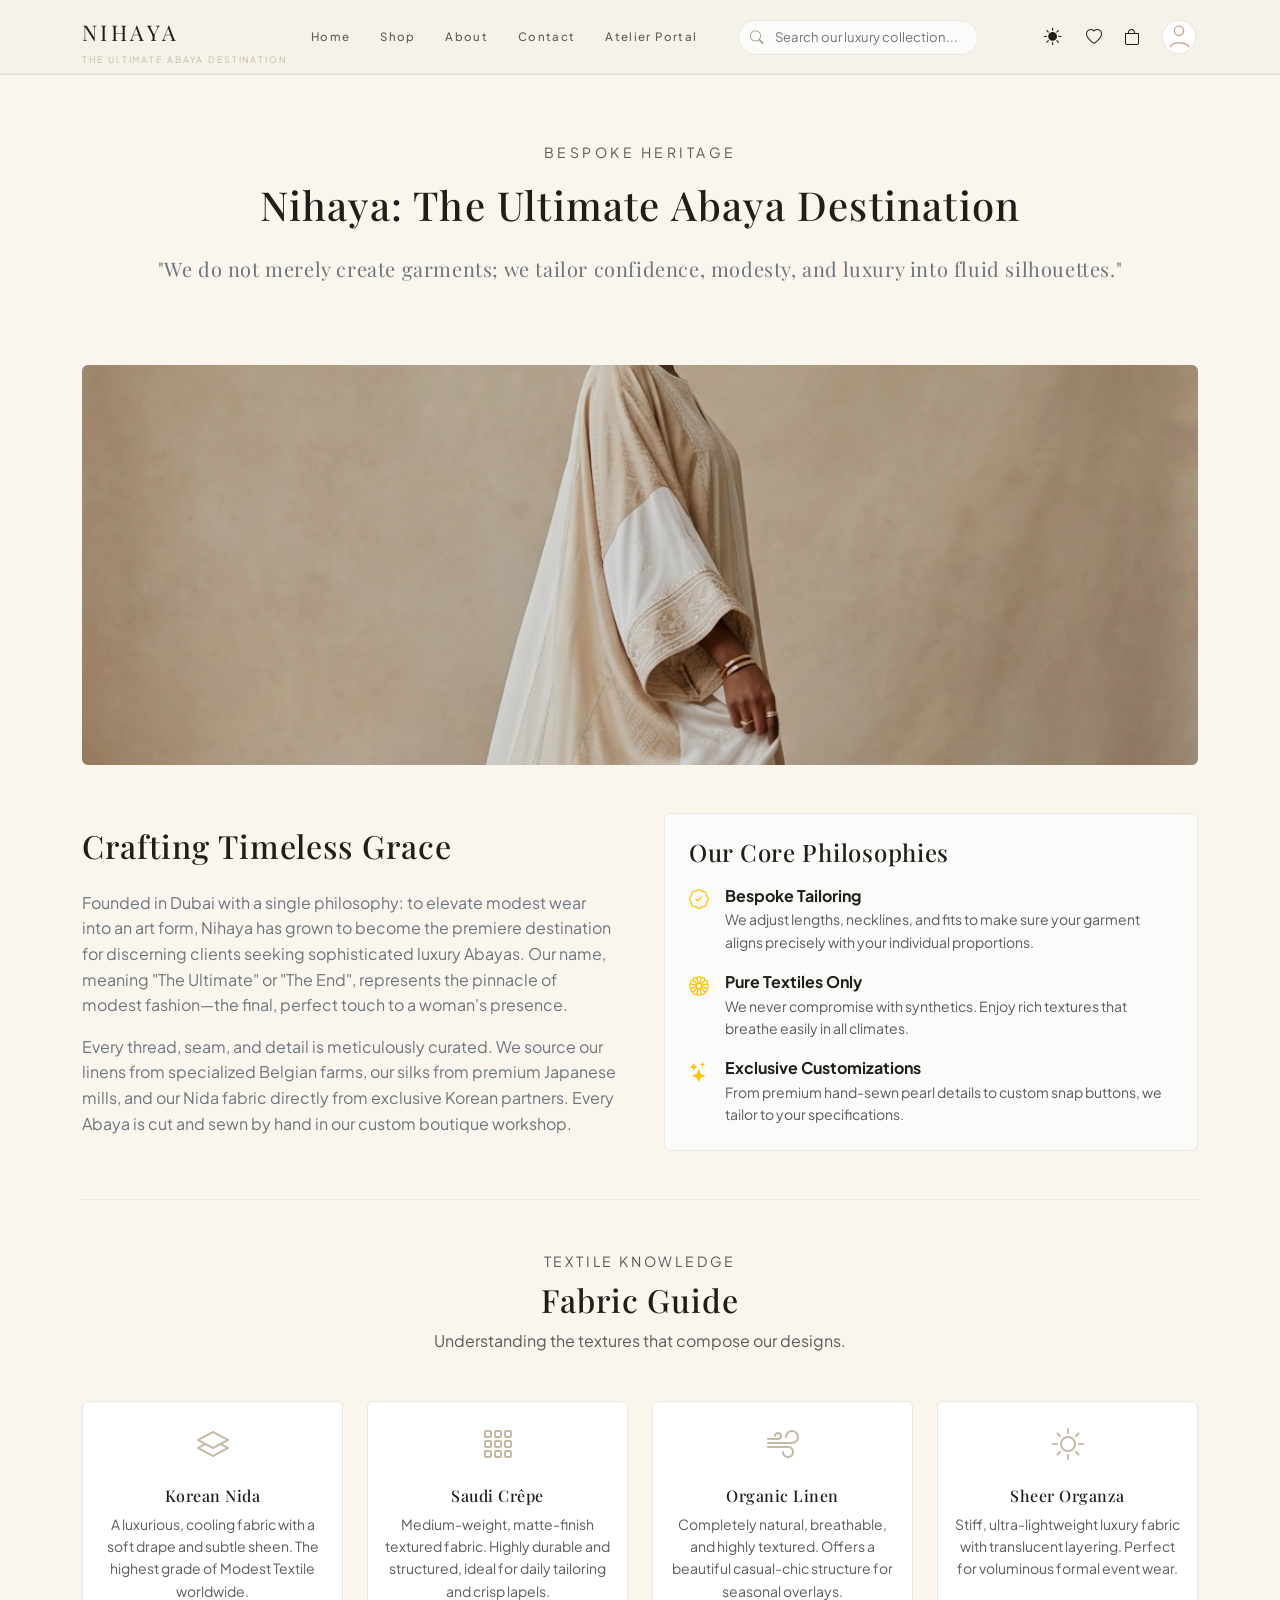
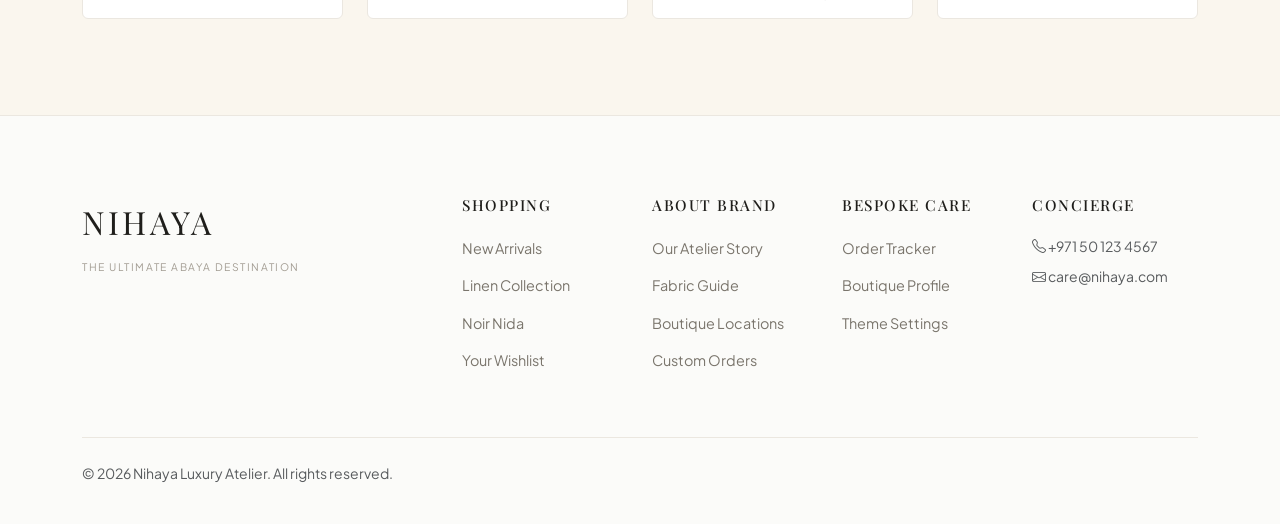
<file: about.html>
<!DOCTYPE html>
<html lang="en">
<head>
  <meta charset="UTF-8">
  <meta name="viewport" content="width=device-width, initial-scale=1.0">
  <title>About Our Atelier | Nihaya</title>
  <meta name="description" content="Discover the story of Nihaya, where modest design meets luxury tailoring. Learn about our heritage, design values, and artisanal fabric selection.">
  
  <!-- CSS CDNs -->
  <link href="https://cdn.jsdelivr.net/npm/bootstrap@5.3.3/dist/css/bootstrap.min.css" rel="stylesheet">
  <link href="https://cdn.jsdelivr.net/npm/bootstrap-icons@1.11.3/font/bootstrap-icons.min.css" rel="stylesheet">
  <link rel="stylesheet" href="assets/css/styles.css">
</head>
<body>

  <!-- Header Section -->
  <header class="navbar navbar-expand-md sticky-top nihaya-navbar">
    <div class="container d-flex align-items-center justify-content-between gap-3">
      <div class="d-flex align-items-center gap-4">
        <div class="brand-group">
          <a class="navbar-brand brand-mark" href="index.html">Nihaya</a>
          <div class="navbar-subtitle">The Ultimate Abaya Destination</div>
        </div>

        <button class="navbar-toggler d-md-none" type="button" data-bs-toggle="collapse" data-bs-target="#nihayaNavMenu" aria-controls="nihayaNavMenu" aria-expanded="false" aria-label="Toggle navigation">
          <i class="bi bi-list"></i>
        </button>
      </div>

      <div class="collapse navbar-collapse justify-content-center" id="nihayaNavMenu">
        <ul class="navbar-nav align-items-center nihaya-menu">
          <li class="nav-item"><a class="nav-link" href="index.html">Home</a></li>
          <li class="nav-item"><a class="nav-link" href="shop.html">Shop</a></li>
          <li class="nav-item"><a class="nav-link" href="about.html">About</a></li>
          <li class="nav-item"><a class="nav-link" href="contact.html">Contact</a></li>
          <li class="nav-item"><a class="nav-link" href="dashboard.html">Atelier Portal</a></li>
        </ul>
      </div>

      <div class="search-box-container mx-3 d-none d-md-block">
        <i class="bi bi-search search-icon-inside"></i>
        <input type="text" id="search-input" class="search-input" placeholder="Search our luxury collection...">
        <div id="search-results-dropdown" class="search-dropdown"></div>
      </div>

      <div class="header-actions">
        <button class="icon-btn d-md-none" data-bs-toggle="collapse" data-bs-target="#mobileSearchCollapse" aria-label="Open search">
          <i class="bi bi-search"></i>
        </button>

        <button type="button" class="icon-btn theme-toggle-btn d-none d-md-inline-block" aria-label="Switch to dark mode" title="Switch to dark mode">
          <i class="bi bi-sun-fill"></i>
        </button>

        <a href="wishlist.html" class="icon-btn" id="wishlist-header-link" aria-label="View Wishlist">
          <i class="bi bi-heart"></i>
          <span class="badge-dot wishlist-badge" style="display: none;">0</span>
        </a>

        <a href="cart.html" class="icon-btn" id="cart-header-link" aria-label="View Cart">
          <i class="bi bi-bag"></i>
          <span class="badge-dot cart-badge" style="display: none;">0</span>
        </a>

        <a href="profile.html" class="icon-btn d-none d-md-inline-block" id="profile-header-link" aria-label="User Profile">
          <i class="bi bi-person"></i>
        </a>
      </div>
    </div>
  </header>

  <!-- Mobile Search Bar Collapse -->
  <div class="collapse d-md-none border-bottom p-3 bg-white" id="mobileSearchCollapse" style="background-color: var(--bg-primary) !important; border-color: var(--border-color) !important;">
    <div class="search-box-container w-100 position-relative">
      <i class="bi bi-search search-icon-inside"></i>
      <input type="text" id="search-input" class="search-input" placeholder="Search abayas...">
      <div id="search-results-dropdown" class="search-dropdown"></div>
    </div>
  </div>

  <!-- About Content -->
  <main class="py-5">
    <div class="container">
      
      <!-- Editorial Header -->
      <div class="text-center max-width-700 mx-auto mb-5 py-3">
        <span class="text-uppercase tracking-wider text-muted small" style="letter-spacing: 0.25em;">Bespoke Heritage</span>
        <h1 class="h1 mt-3 mb-4">Nihaya: The Ultimate Abaya Destination</h1>
        <p class="lead text-secondary serif-font font-italic" style="font-size: 1.25rem;">"We do not merely create garments; we tailor confidence, modesty, and luxury into fluid silhouettes."</p>
      </div>

      <!-- Hero Atelier Image -->
      <div class="mb-5 rounded overflow-hidden" style="height: 400px; background-image: url('assets/images/hero.png'); background-size: cover; background-position: center 30%;">
        <div class="w-100 h-100" style="background-color: rgba(0,0,0,0.15);"></div>
      </div>

      <!-- Two Column Brand Story -->
      <div class="row g-5 align-items-center mb-5">
        <div class="col-md-6">
          <h2 class="h2 mb-4">Crafting Timeless Grace</h2>
          <p class="text-secondary mb-3">
            Founded in Dubai with a single philosophy: to elevate modest wear into an art form, Nihaya has grown to become the premiere destination for discerning clients seeking sophisticated luxury Abayas. Our name, meaning "The Ultimate" or "The End", represents the pinnacle of modest fashion—the final, perfect touch to a woman's presence.
          </p>
          <p class="text-secondary mb-0">
            Every thread, seam, and detail is meticulously curated. We source our linens from specialized Belgian farms, our silks from premium Japanese mills, and our Nida fabric directly from exclusive Korean partners. Every Abaya is cut and sewn by hand in our custom boutique workshop.
          </p>
        </div>
        <div class="col-md-6">
          <div class="p-4 rounded border" style="background-color: var(--bg-secondary); border-color: var(--border-color) !important;">
            <h3 class="h4 mb-3">Our Core Philosophies</h3>
            <ul class="list-unstyled mb-0">
              <li class="d-flex align-items-start gap-3 mb-3">
                <i class="bi bi-patch-check text-warning fs-5"></i>
                <div>
                  <strong>Bespoke Tailoring</strong>
                  <p class="text-muted small mb-0">We adjust lengths, necklines, and fits to make sure your garment aligns precisely with your individual proportions.</p>
                </div>
              </li>
              <li class="d-flex align-items-start gap-3 mb-3">
                <i class="bi bi-flower1 text-warning fs-5"></i>
                <div>
                  <strong>Pure Textiles Only</strong>
                  <p class="text-muted small mb-0">We never compromise with synthetics. Enjoy rich textures that breathe easily in all climates.</p>
                </div>
              </li>
              <li class="d-flex align-items-start gap-3">
                <i class="bi bi-stars text-warning fs-5"></i>
                <div>
                  <strong>Exclusive Customizations</strong>
                  <p class="text-muted small mb-0">From premium hand-sewn pearl details to custom snap buttons, we tailor to your specifications.</p>
                </div>
              </li>
            </ul>
          </div>
        </div>
      </div>

      <!-- Fabric Guide Section -->
      <section class="py-5 border-top" style="border-color: var(--border-color) !important;" id="fabric-guide">
        <div class="text-center mb-5">
          <span class="text-uppercase tracking-wider text-muted small" style="letter-spacing: 0.2em;">Textile Knowledge</span>
          <h2 class="h2 mt-2">Fabric Guide</h2>
          <p class="text-muted">Understanding the textures that compose our designs.</p>
        </div>

        <div class="row g-4">
          <!-- Korean Nida -->
          <div class="col-md-3 col-6">
            <div class="p-3 border rounded text-center h-100" style="background-color: var(--bg-primary); border-color: var(--border-color) !important;">
              <i class="bi bi-layers fs-2 mb-3 d-block" style="color: var(--accent-color);"></i>
              <h4 class="h6">Korean Nida</h4>
              <p class="text-muted small mb-0">A luxurious, cooling fabric with a soft drape and subtle sheen. The highest grade of Modest Textile worldwide.</p>
            </div>
          </div>
          <!-- Saudi Crepe -->
          <div class="col-md-3 col-6">
            <div class="p-3 border rounded text-center h-100" style="background-color: var(--bg-primary); border-color: var(--border-color) !important;">
              <i class="bi bi-grid-3x3-gap fs-2 mb-3 d-block" style="color: var(--accent-color);"></i>
              <h4 class="h6">Saudi Crêpe</h4>
              <p class="text-muted small mb-0">Medium-weight, matte-finish textured fabric. Highly durable and structured, ideal for daily tailoring and crisp lapels.</p>
            </div>
          </div>
          <!-- Pure Linen -->
          <div class="col-md-3 col-6">
            <div class="p-3 border rounded text-center h-100" style="background-color: var(--bg-primary); border-color: var(--border-color) !important;">
              <i class="bi bi-wind fs-2 mb-3 d-block" style="color: var(--accent-color);"></i>
              <h4 class="h6">Organic Linen</h4>
              <p class="text-muted small mb-0">Completely natural, breathable, and highly textured. Offers a beautiful casual-chic structure for seasonal overlays.</p>
            </div>
          </div>
          <!-- Organza -->
          <div class="col-md-3 col-6">
            <div class="p-3 border rounded text-center h-100" style="background-color: var(--bg-primary); border-color: var(--border-color) !important;">
              <i class="bi bi-brightness-high fs-2 mb-3 d-block" style="color: var(--accent-color);"></i>
              <h4 class="h6">Sheer Organza</h4>
              <p class="text-muted small mb-0">Stiff, ultra-lightweight luxury fabric with translucent layering. Perfect for voluminous formal event wear.</p>
            </div>
          </div>
        </div>
      </section>

    </div>
  </main>

  <!-- Footer -->
  <footer class="footer-lux">
    <div class="container">
      <div class="row g-4 mb-5">
        <div class="col-lg-4 col-md-6">
          <div class="footer-logo">Nihaya</div>
          <p class="footer-slogan">The Ultimate Abaya Destination</p>
        </div>
        <div class="col-lg-2 col-md-6 footer-link-col">
          <h5>Shopping</h5>
          <ul>
            <li><a href="shop.html">New Arrivals</a></li>
            <li><a href="shop.html?category=Linen Collection">Linen Collection</a></li>
            <li><a href="shop.html?category=Classic Black">Noir Nida</a></li>
            <li><a href="wishlist.html">Your Wishlist</a></li>
          </ul>
        </div>
        <div class="col-lg-2 col-md-6 footer-link-col">
          <h5>About Brand</h5>
          <ul>
            <li><a href="about.html">Our Atelier Story</a></li>
            <li><a href="about.html#fabric-guide">Fabric Guide</a></li>
            <li><a href="contact.html">Boutique Locations</a></li>
            <li><a href="contact.html">Custom Orders</a></li>
          </ul>
        </div>
        <div class="col-lg-2 col-md-6 footer-link-col">
          <h5>Bespoke Care</h5>
          <ul>
            <li><a href="dashboard.html">Order Tracker</a></li>
            <li><a href="profile.html">Boutique Profile</a></li>
            <li><a href="settings.html">Theme Settings</a></li>
          </ul>
        </div>
        <div class="col-lg-2 col-md-6 footer-link-col">
          <h5>Concierge</h5>
          <p class="text-muted small mb-2"><i class="bi bi-telephone"></i> +971 50 123 4567</p>
          <p class="text-muted small mb-2"><i class="bi bi-envelope"></i> care@nihaya.com</p>
        </div>
      </div>
      <div class="d-flex flex-column flex-sm-row justify-content-between align-items-center border-top pt-4" style="border-color: var(--border-color) !important;">
        <p class="text-muted small mb-0">&copy; 2026 Nihaya Luxury Atelier. All rights reserved.</p>
      </div>
    </div>
  </footer>

  <!-- Mobile Bottom Sticky Menu -->
  <nav class="mobile-bottom-nav">
    <a href="index.html" class="mobile-nav-item" aria-label="Home page">
      <i class="bi bi-house"></i>
      <span>Home</span>
    </a>
    <a href="shop.html" class="mobile-nav-item" aria-label="Shop products">
      <i class="bi bi-search"></i>
      <span>Shop</span>
    </a>
    <a href="wishlist.html" class="mobile-nav-item" aria-label="Saved products">
      <i class="bi bi-heart"></i>
      <span class="badge-dot wishlist-badge" style="display: none;">0</span>
      <span>Wishlist</span>
    </a>
    <a href="cart.html" class="mobile-nav-item" aria-label="Shopping cart">
      <i class="bi bi-bag"></i>
      <span class="badge-dot cart-badge" style="display: none;">0</span>
      <span>Cart</span>
    </a>
    <a href="profile.html" class="mobile-nav-item" aria-label="Customer dashboard">
      <i class="bi bi-person"></i>
      <span>Profile</span>
    </a>
  </nav>

  <!-- JS Scripts -->
  <script src="https://cdn.jsdelivr.net/npm/bootstrap@5.3.3/dist/js/bootstrap.bundle.min.js"></script>
  <script src="assets/js/products.js"></script>
  <script src="assets/js/store.js"></script>
  <script src="assets/js/notifications.js"></script>
  <script src="assets/js/main.js"></script>
</body>
</html>
</file>
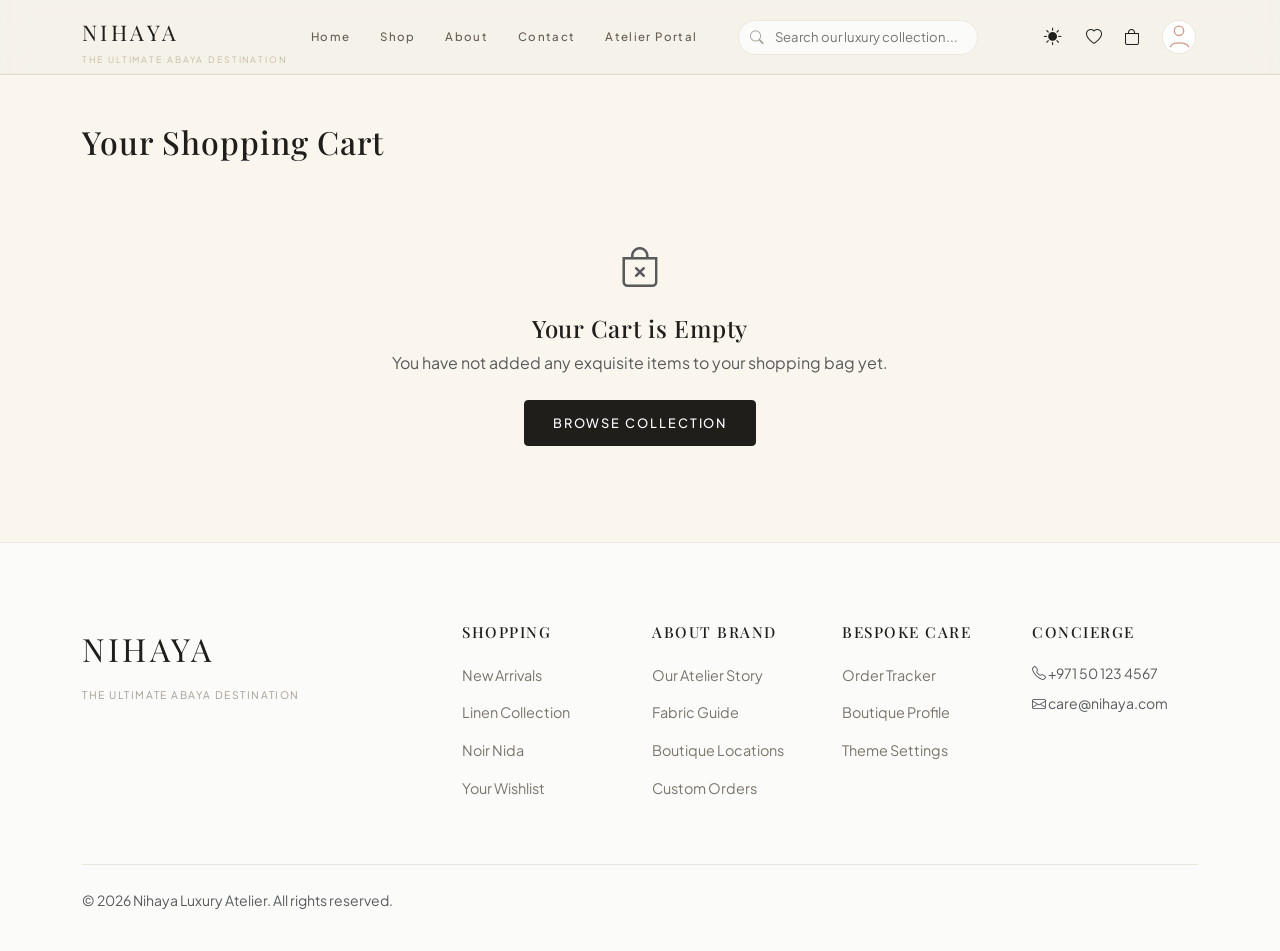
<file: cart.html>
<!DOCTYPE html>
<html lang="en">
<head>
  <meta charset="UTF-8">
  <meta name="viewport" content="width=device-width, initial-scale=1.0">
  <title>Your Cart | Nihaya</title>
  <meta name="description" content="View items in your cart and complete checkout on WhatsApp with Nihaya.">
  
  <!-- CSS CDNs -->
  <link href="https://cdn.jsdelivr.net/npm/bootstrap@5.3.3/dist/css/bootstrap.min.css" rel="stylesheet">
  <link href="https://cdn.jsdelivr.net/npm/bootstrap-icons@1.11.3/font/bootstrap-icons.min.css" rel="stylesheet">
  <link rel="stylesheet" href="assets/css/styles.css">

  <style>
    .cart-img-preview {
      width: 70px;
      height: 90px;
      object-fit: cover;
      border-radius: 2px;
      background-color: var(--bg-tertiary);
    }
    .qty-control {
      max-width: 120px;
    }
  </style>
</head>
<body>

  <!-- Header Section -->
  <header class="navbar navbar-expand-md sticky-top nihaya-navbar">
    <div class="container d-flex align-items-center justify-content-between gap-3">
      <div class="d-flex align-items-center gap-4">
        <div class="brand-group">
          <a class="navbar-brand brand-mark" href="index.html">Nihaya</a>
          <div class="navbar-subtitle">The Ultimate Abaya Destination</div>
        </div>

        <button class="navbar-toggler d-md-none" type="button" data-bs-toggle="collapse" data-bs-target="#nihayaNavMenu" aria-controls="nihayaNavMenu" aria-expanded="false" aria-label="Toggle navigation">
          <i class="bi bi-list"></i>
        </button>
      </div>

      <div class="collapse navbar-collapse justify-content-center" id="nihayaNavMenu">
        <ul class="navbar-nav align-items-center nihaya-menu">
          <li class="nav-item"><a class="nav-link" href="index.html">Home</a></li>
          <li class="nav-item"><a class="nav-link" href="shop.html">Shop</a></li>
          <li class="nav-item"><a class="nav-link" href="about.html">About</a></li>
          <li class="nav-item"><a class="nav-link" href="contact.html">Contact</a></li>
          <li class="nav-item"><a class="nav-link" href="dashboard.html">Atelier Portal</a></li>
        </ul>
      </div>

      <div class="search-box-container mx-3 d-none d-md-block">
        <i class="bi bi-search search-icon-inside"></i>
        <input type="text" id="search-input" class="search-input" placeholder="Search our luxury collection...">
        <div id="search-results-dropdown" class="search-dropdown"></div>
      </div>

      <div class="header-actions">
        <button class="icon-btn d-md-none" data-bs-toggle="collapse" data-bs-target="#mobileSearchCollapse" aria-label="Open search">
          <i class="bi bi-search"></i>
        </button>

        <button type="button" class="icon-btn theme-toggle-btn d-none d-md-inline-block" aria-label="Switch to dark mode" title="Switch to dark mode">
          <i class="bi bi-sun-fill"></i>
        </button>

        <a href="wishlist.html" class="icon-btn" id="wishlist-header-link" aria-label="View Wishlist">
          <i class="bi bi-heart"></i>
          <span class="badge-dot wishlist-badge" style="display: none;">0</span>
        </a>

        <a href="cart.html" class="icon-btn" id="cart-header-link" aria-label="View Cart">
          <i class="bi bi-bag"></i>
          <span class="badge-dot cart-badge" style="display: none;">0</span>
        </a>

        <a href="profile.html" class="icon-btn d-none d-md-inline-block" id="profile-header-link" aria-label="User Profile">
          <i class="bi bi-person"></i>
        </a>
      </div>
    </div>
  </header>

  <!-- Mobile Search Bar Collapse -->
  <div class="collapse d-md-none border-bottom p-3 bg-white" id="mobileSearchCollapse" style="background-color: var(--bg-primary) !important; border-color: var(--border-color) !important;">
    <div class="search-box-container w-100 position-relative">
      <i class="bi bi-search search-icon-inside"></i>
      <input type="text" id="search-input" class="search-input" placeholder="Search abayas...">
      <div id="search-results-dropdown" class="search-dropdown"></div>
    </div>
  </div>

  <!-- Cart Content -->
  <main class="py-5">
    <div class="container">
      
      <h1 class="h2 mb-4">Your Shopping Cart</h1>

      <!-- Cart State Toggle (Contains items / Empty) -->
      <div id="cart-filled-layout" class="row g-5" style="display: none;">
        <!-- Left: Cart Items List -->
        <div class="col-lg-8">
          <div class="table-responsive d-none d-md-block">
            <table class="table align-middle">
              <thead>
                <tr class="text-uppercase small text-muted" style="letter-spacing: 0.1em;">
                  <th>Product</th>
                  <th>Size</th>
                  <th>Quantity</th>
                  <th>Subtotal</th>
                  <th></th>
                </tr>
              </thead>
              <tbody id="cart-table-body">
                <!-- Rendered dynamically -->
              </tbody>
            </table>
          </div>

          <!-- Mobile list (displayed on small screens) -->
          <div class="d-md-none" id="cart-mobile-list">
            <!-- Rendered dynamically -->
          </div>
        </div>

        <!-- Right: Checkout Sidebar Summary -->
        <div class="col-lg-4">
          <div class="p-4 border rounded" style="background-color: var(--bg-secondary); border-color: var(--border-color) !important;">
            <h3 class="h5 mb-4 pb-2 border-bottom" style="border-color: var(--border-color) !important;">Summary</h3>
            
            <div class="d-flex justify-content-between mb-2">
              <span class="text-secondary">Subtotal</span>
              <span id="cart-subtotal-val">₹0.00</span>
            </div>
            
            <div class="d-flex justify-content-between mb-4">
              <span class="text-secondary">Delivery (UAE)</span>
              <span class="text-success text-uppercase small font-weight-bold">Complimentary</span>
            </div>

            <hr style="border-color: var(--border-color);">

            <div class="d-flex justify-content-between fs-5 mb-4 fw-500">
              <span>Estimated Total</span>
              <span id="cart-total-val" style="color: var(--accent-color);">₹0.00</span>
            </div>

            <!-- Profile Summary / Address Info -->
            <div class="mb-4 p-3 border rounded bg-white" style="background-color: var(--bg-primary) !important; border-color: var(--border-color) !important;">
              <div class="d-flex justify-content-between align-items-center mb-2">
                <span class="small font-weight-bold uppercase tracking-wider text-muted" style="font-size: 0.75rem;">Delivery Destination</span>
                <a href="profile.html" class="small text-decoration-underline" style="font-size: 0.75rem;">Edit</a>
              </div>
              <div class="small text-secondary" id="cart-delivery-details">
                Loading address details...
              </div>
            </div>

            <!-- Whatsapp CTA -->
            <button class="btn-nihaya btn-whatsapp w-100 py-3 justify-content-center" id="cart-whatsapp-btn">
              <i class="bi bi-whatsapp"></i> Checkout on WhatsApp
            </button>
            <p class="text-center text-muted small mt-2 mb-0"><i class="bi bi-shield-lock"></i> No payments are processed on this site. Order completes securely on WhatsApp.</p>
          </div>
        </div>
      </div>

      <!-- Empty Cart Layout -->
      <div id="cart-empty-layout" class="text-center py-5" style="display: none;">
        <i class="bi bi-bag-x fs-1 text-muted mb-3 d-block"></i>
        <h2 class="h4">Your Cart is Empty</h2>
        <p class="text-muted mb-4">You have not added any exquisite items to your shopping bag yet.</p>
        <a href="shop.html" class="btn-nihaya">Browse Collection</a>
      </div>

    </div>
  </main>

  <!-- Footer -->
  <footer class="footer-lux">
    <div class="container">
      <div class="row g-4 mb-5">
        <div class="col-lg-4 col-md-6">
          <div class="footer-logo">Nihaya</div>
          <p class="footer-slogan">The Ultimate Abaya Destination</p>
        </div>
        <div class="col-lg-2 col-md-6 footer-link-col">
          <h5>Shopping</h5>
          <ul>
            <li><a href="shop.html">New Arrivals</a></li>
            <li><a href="shop.html?category=Linen Collection">Linen Collection</a></li>
            <li><a href="shop.html?category=Classic Black">Noir Nida</a></li>
            <li><a href="wishlist.html">Your Wishlist</a></li>
          </ul>
        </div>
        <div class="col-lg-2 col-md-6 footer-link-col">
          <h5>About Brand</h5>
          <ul>
            <li><a href="about.html">Our Atelier Story</a></li>
            <li><a href="about.html#fabric-guide">Fabric Guide</a></li>
            <li><a href="contact.html">Boutique Locations</a></li>
            <li><a href="contact.html">Custom Orders</a></li>
          </ul>
        </div>
        <div class="col-lg-2 col-md-6 footer-link-col">
          <h5>Bespoke Care</h5>
          <ul>
            <li><a href="dashboard.html">Order Tracker</a></li>
            <li><a href="profile.html">Boutique Profile</a></li>
            <li><a href="settings.html">Theme Settings</a></li>
          </ul>
        </div>
        <div class="col-lg-2 col-md-6 footer-link-col">
          <h5>Concierge</h5>
          <p class="text-muted small mb-2"><i class="bi bi-telephone"></i> +971 50 123 4567</p>
          <p class="text-muted small mb-2"><i class="bi bi-envelope"></i> care@nihaya.com</p>
        </div>
      </div>
      <div class="d-flex flex-column flex-sm-row justify-content-between align-items-center border-top pt-4" style="border-color: var(--border-color) !important;">
        <p class="text-muted small mb-0">&copy; 2026 Nihaya Luxury Atelier. All rights reserved.</p>
      </div>
    </div>
  </footer>

  <!-- Mobile Bottom Sticky Menu -->
  <nav class="mobile-bottom-nav">
    <a href="index.html" class="mobile-nav-item" aria-label="Home page">
      <i class="bi bi-house"></i>
      <span>Home</span>
    </a>
    <a href="shop.html" class="mobile-nav-item" aria-label="Shop products">
      <i class="bi bi-search"></i>
      <span>Shop</span>
    </a>
    <a href="wishlist.html" class="mobile-nav-item" aria-label="Saved products">
      <i class="bi bi-heart"></i>
      <span class="badge-dot wishlist-badge" style="display: none;">0</span>
      <span>Wishlist</span>
    </a>
    <a href="cart.html" class="mobile-nav-item active" aria-label="Shopping cart">
      <i class="bi bi-bag"></i>
      <span class="badge-dot cart-badge" style="display: none;">0</span>
      <span>Cart</span>
    </a>
    <a href="profile.html" class="mobile-nav-item" aria-label="Customer dashboard">
      <i class="bi bi-person"></i>
      <span>Profile</span>
    </a>
  </nav>

  <!-- JS Scripts -->
  <script src="https://cdn.jsdelivr.net/npm/bootstrap@5.3.3/dist/js/bootstrap.bundle.min.js"></script>
  <script src="assets/js/products.js"></script>
  <script src="assets/js/store.js"></script>
  <script src="assets/js/notifications.js"></script>
  <script src="assets/js/main.js"></script>

  <!-- Cart Page Script -->
  <script>
    document.addEventListener('DOMContentLoaded', () => {
      renderCart();

      // Rerender when cart updates
      window.addEventListener('cart-updated', renderCart);
      window.addEventListener('profile-updated', renderCart);

      // WhatsApp Checkout Trigger
      const waCheckoutBtn = document.getElementById('cart-whatsapp-btn');
      waCheckoutBtn.addEventListener('click', () => {
        if (typeof checkoutCartOnWhatsApp === 'function') {
          checkoutCartOnWhatsApp();
        }
      });
    });

    function renderCart() {
      if (typeof getCart !== 'function' || typeof PRODUCTS === 'undefined') return;

      const cart = getCart();
      const profile = getProfile();
      
      const filledLayout = document.getElementById('cart-filled-layout');
      const emptyLayout = document.getElementById('cart-empty-layout');

      // 1. Check if empty
      if (cart.length === 0) {
        filledLayout.style.display = 'none';
        emptyLayout.style.display = 'block';
        return;
      }

      filledLayout.style.display = 'flex';
      emptyLayout.style.display = 'none';

      // 2. Render Profile Shipping details
      const detailsContainer = document.getElementById('cart-delivery-details');
      detailsContainer.innerHTML = `
        <strong>${profile.name}</strong><br>
        Phone: ${profile.phone}<br>
        Address: ${profile.address}
      `;

      // 3. Render Table list and mobile lists
      const tableBody = document.getElementById('cart-table-body');
      const mobileList = document.getElementById('cart-mobile-list');
      
      tableBody.innerHTML = '';
      mobileList.innerHTML = '';

      let subtotal = 0;

      const sizeMap = {
        XS: '52',
        S: '54',
        M: '56',
        L: '58',
        XL: '60',
        'EXTRA SMALL': '52',
        'SMALL': '54',
        'MEDIUM': '56',
        'LARGE': '58',
        'EXTRA LARGE': '60'
      };

      const formatCartSize = (size) => {
        if (!size) return '';
        const normalized = String(size).trim();
        if (/^\d+$/.test(normalized)) return normalized;
        return sizeMap[normalized.toUpperCase()] || normalized;
      };

      cart.forEach(item => {
        const product = PRODUCTS.find(p => p.id === item.id);
        if (!product) return;
        const itemSizeLabel = formatCartSize(item.size);

        const lineTotal = product.price * item.quantity;
        subtotal += lineTotal;

        // Desktop Table Row
        const tr = document.createElement('tr');
        tr.innerHTML = `
          <td>
            <div class="d-flex align-items-center gap-3">
              <img src="${(Array.isArray(product.images) && product.images[0]) || product.primaryImage}" alt="${product.name}" class="cart-img-preview">
              <div>
                <a href="product.html?id=${product.id}" class="serif-font fw-bold text-dark" style="color: var(--text-primary) !important;">${product.name}</a>
                <div class="text-muted small">${product.sku}</div>
                <div class="text-muted small">₹${product.price.toFixed(2)} INR each</div>
              </div>
            </div>
          </td>
          <td>
            <span class="badge border text-dark" style="background-color: var(--bg-secondary); border-color: var(--border-color) !important;">${itemSizeLabel}</span>
          </td>
          <td>
            <div class="d-flex align-items-center qty-control">
              <button class="product-qty-btn py-1 px-2" onclick="changeQty('${item.id}', '${item.size}', -1)"><i class="bi bi-dash"></i></button>
              <input type="text" class="product-qty-input" value="${item.quantity}" readonly>
              <button class="product-qty-btn py-1 px-2" onclick="changeQty('${item.id}', '${item.size}', 1)"><i class="bi bi-plus"></i></button>
            </div>
          </td>
          <td>
            <strong>₹${lineTotal.toFixed(2)} INR</strong>
          </td>
          <td>
            <button class="btn btn-sm btn-link text-danger" onclick="removeFromCart('${item.id}', '${item.size}')" title="Remove item">
              <i class="bi bi-trash"></i>
            </button>
          </td>
        `;
        tableBody.appendChild(tr);

        // Mobile Card Row
        const mobDiv = document.createElement('div');
        mobDiv.className = 'd-flex gap-3 mb-4 p-3 border rounded';
        mobDiv.style.borderColor = 'var(--border-color)';
        mobDiv.style.backgroundColor = 'var(--bg-primary)';
        mobDiv.innerHTML = `
          <img src="${(Array.isArray(product.images) && product.images[0]) || product.primaryImage}" alt="${product.name}" class="cart-img-preview">
          <div class="flex-grow-1">
            <div class="d-flex justify-content-between">
              <a href="product.html?id=${product.id}" class="serif-font fw-bold" style="font-size: 1rem; color: var(--text-primary) !important;">${product.name}</a>
              <button class="btn btn-sm btn-link text-danger p-0" onclick="removeFromCart('${item.id}', '${item.size}')">
                <i class="bi bi-trash"></i>
              </button>
            </div>
            <div class="text-muted small">Size: ${itemSizeLabel} | SKU: ${product.sku}</div>
            <div class="text-muted small mb-2">₹${product.price.toFixed(2)} INR each</div>
            <div class="d-flex justify-content-between align-items-center">
              <div class="d-flex align-items-center qty-control">
                <button class="product-qty-btn" onclick="changeQty('${item.id}', '${item.size}', -1)"><i class="bi bi-dash"></i></button>
                <input type="text" class="product-qty-input" value="${item.quantity}" readonly>
                <button class="product-qty-btn" onclick="changeQty('${item.id}', '${item.size}', 1)"><i class="bi bi-plus"></i></button>
              </div>
              <strong>₹${lineTotal.toFixed(2)} INR</strong>
            </div>
          </div>
        `;
        mobileList.appendChild(mobDiv);
      });

      // 4. Update Summary Prices
      document.getElementById('cart-subtotal-val').textContent = `₹${subtotal.toFixed(2)} INR`;
      document.getElementById('cart-total-val').textContent = `₹${subtotal.toFixed(2)} INR`;
    }

    // Interactive Quantity change binder helper
    function changeQty(productId, size, direction) {
      if (typeof getCart !== 'function' || typeof updateCartQuantity !== 'function') return;
      const cart = getCart();
      const item = cart.find(item => item.id === productId && item.size === size);
      if (item) {
        const newQty = item.quantity + direction;
        if (newQty <= 0) {
          removeFromCart(productId, size);
        } else {
          updateCartQuantity(productId, size, newQty);
        }
      }
    }
  </script>
</body>
</html>
</file>
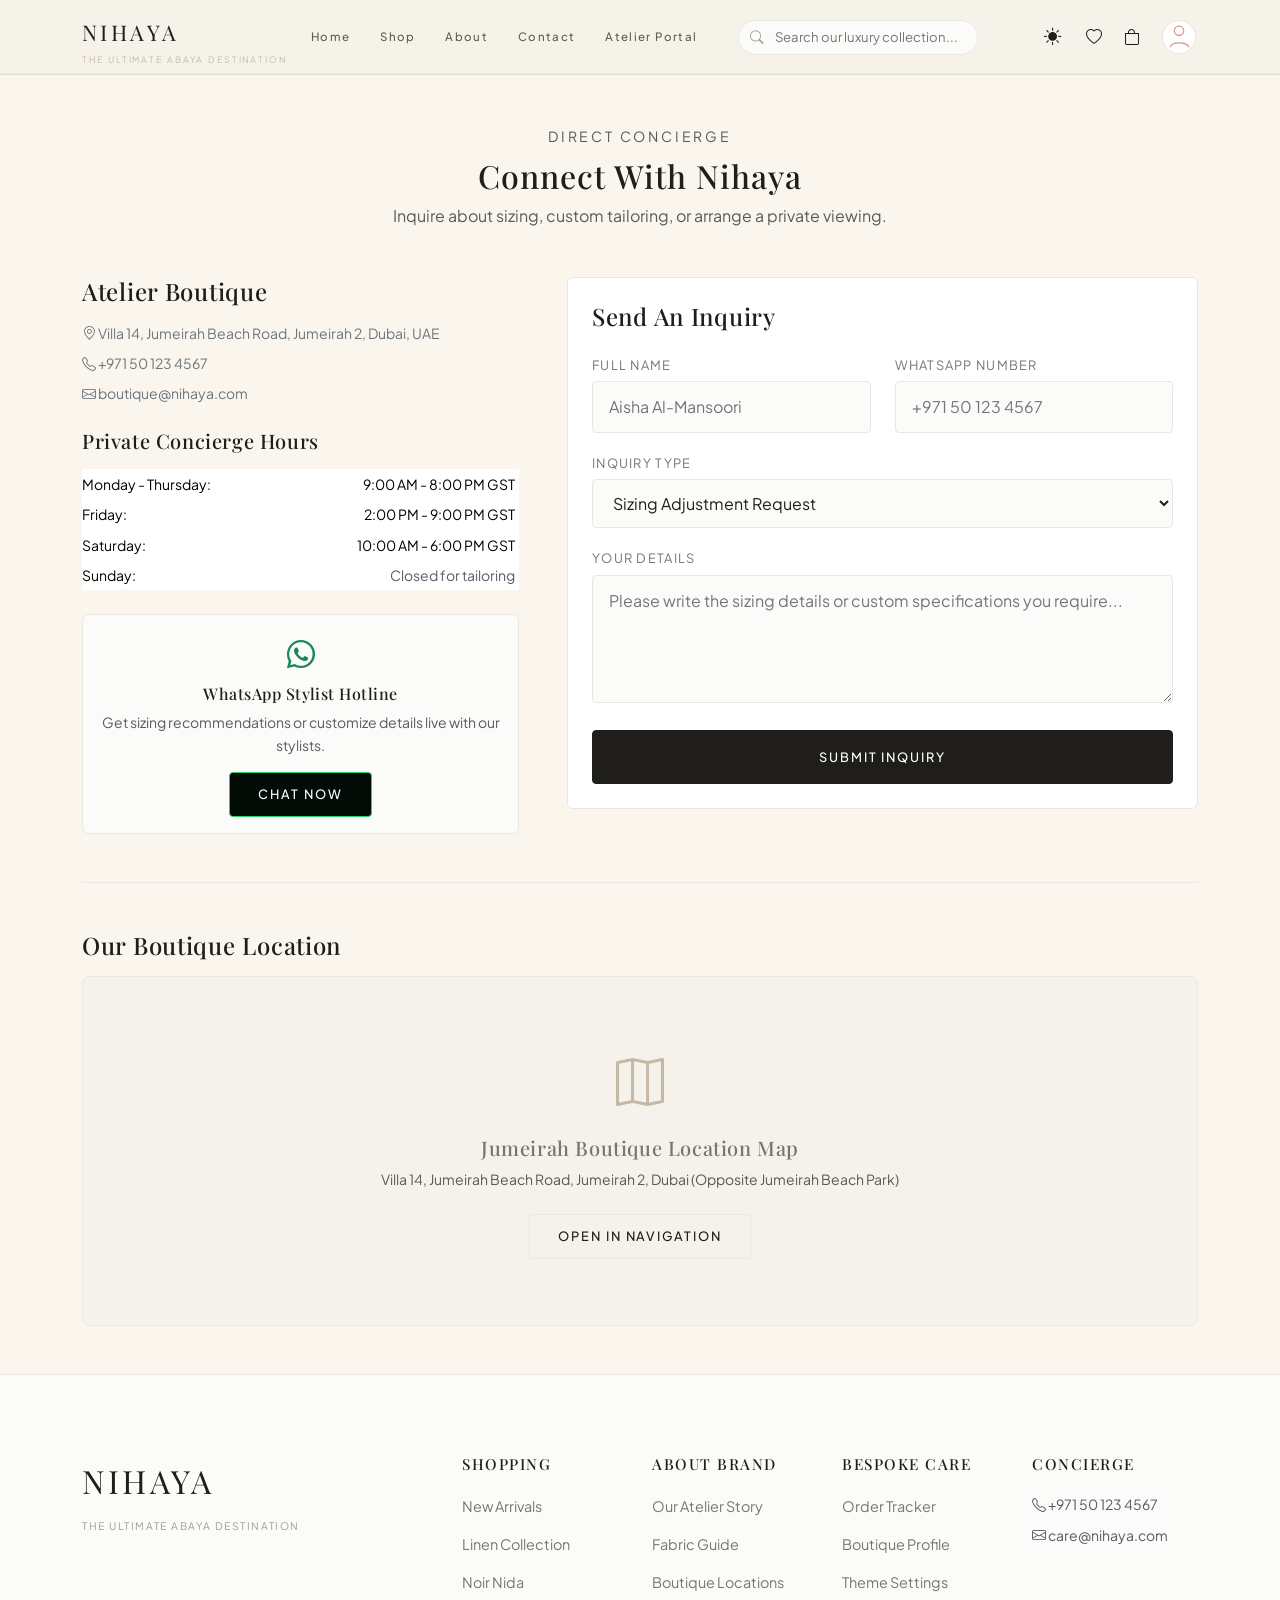
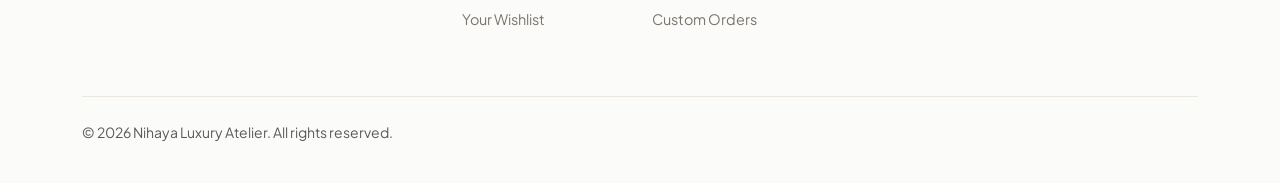
<file: contact.html>
<!DOCTYPE html>
<html lang="en">
<head>
  <meta charset="UTF-8">
  <meta name="viewport" content="width=device-width, initial-scale=1.0">
  <title>Contact Our Atelier | Nihaya</title>
  <meta name="description" content="Reach out to Nihaya Luxury Atelier. Visit our Dubai boutique, inquire about custom tailoring, or contact our WhatsApp concierge.">
  
  <!-- CSS CDNs -->
  <link href="https://cdn.jsdelivr.net/npm/bootstrap@5.3.3/dist/css/bootstrap.min.css" rel="stylesheet">
  <link href="https://cdn.jsdelivr.net/npm/bootstrap-icons@1.11.3/font/bootstrap-icons.min.css" rel="stylesheet">
  <link rel="stylesheet" href="assets/css/styles.css">
</head>
<body>

  <!-- Header Section -->
  <header class="navbar navbar-expand-md sticky-top nihaya-navbar">
    <div class="container d-flex align-items-center justify-content-between gap-3">
      <div class="d-flex align-items-center gap-4">
        <div class="brand-group">
          <a class="navbar-brand brand-mark" href="index.html">Nihaya</a>
          <div class="navbar-subtitle">The Ultimate Abaya Destination</div>
        </div>

        <button class="navbar-toggler d-md-none" type="button" data-bs-toggle="collapse" data-bs-target="#nihayaNavMenu" aria-controls="nihayaNavMenu" aria-expanded="false" aria-label="Toggle navigation">
          <i class="bi bi-list"></i>
        </button>
      </div>

      <div class="collapse navbar-collapse justify-content-center" id="nihayaNavMenu">
        <ul class="navbar-nav align-items-center nihaya-menu">
          <li class="nav-item"><a class="nav-link" href="index.html">Home</a></li>
          <li class="nav-item"><a class="nav-link" href="shop.html">Shop</a></li>
          <li class="nav-item"><a class="nav-link" href="about.html">About</a></li>
          <li class="nav-item"><a class="nav-link" href="contact.html">Contact</a></li>
          <li class="nav-item"><a class="nav-link" href="dashboard.html">Atelier Portal</a></li>
        </ul>
      </div>

      <div class="search-box-container mx-3 d-none d-md-block">
        <i class="bi bi-search search-icon-inside"></i>
        <input type="text" id="search-input" class="search-input" placeholder="Search our luxury collection...">
        <div id="search-results-dropdown" class="search-dropdown"></div>
      </div>

      <div class="header-actions">
        <button class="icon-btn d-md-none" data-bs-toggle="collapse" data-bs-target="#mobileSearchCollapse" aria-label="Open search">
          <i class="bi bi-search"></i>
        </button>

        <button type="button" class="icon-btn theme-toggle-btn d-none d-md-inline-block" aria-label="Switch to dark mode" title="Switch to dark mode">
          <i class="bi bi-sun-fill"></i>
        </button>

        <a href="wishlist.html" class="icon-btn" id="wishlist-header-link" aria-label="View Wishlist">
          <i class="bi bi-heart"></i>
          <span class="badge-dot wishlist-badge" style="display: none;">0</span>
        </a>

        <a href="cart.html" class="icon-btn" id="cart-header-link" aria-label="View Cart">
          <i class="bi bi-bag"></i>
          <span class="badge-dot cart-badge" style="display: none;">0</span>
        </a>

        <a href="profile.html" class="icon-btn d-none d-md-inline-block" id="profile-header-link" aria-label="User Profile">
          <i class="bi bi-person"></i>
        </a>
      </div>
    </div>
  </header>

  <!-- Mobile Search Bar Collapse -->
  <div class="collapse d-md-none border-bottom p-3 bg-white" id="mobileSearchCollapse" style="background-color: var(--bg-primary) !important; border-color: var(--border-color) !important;">
    <div class="search-box-container w-100 position-relative">
      <i class="bi bi-search search-icon-inside"></i>
      <input type="text" id="search-input" class="search-input" placeholder="Search abayas...">
      <div id="search-results-dropdown" class="search-dropdown"></div>
    </div>
  </div>

  <!-- Contact Page Content -->
  <main class="py-5">
    <div class="container">
      
      <div class="mb-5 text-center">
        <span class="text-uppercase tracking-wider text-muted small" style="letter-spacing: 0.2em;">Direct Concierge</span>
        <h1 class="h2 mt-2">Connect With Nihaya</h1>
        <p class="text-muted">Inquire about sizing, custom tailoring, or arrange a private viewing.</p>
      </div>

      <div class="row g-5 mb-5">
        <!-- Left Column: Details -->
        <div class="col-md-5">
          <div class="mb-4">
            <h2 class="h4 mb-3">Atelier Boutique</h2>
            <p class="text-secondary small mb-2"><i class="bi bi-geo-alt"></i> Villa 14, Jumeirah Beach Road, Jumeirah 2, Dubai, UAE</p>
            <p class="text-secondary small mb-2"><i class="bi bi-telephone"></i> +971 50 123 4567</p>
            <p class="text-secondary small mb-0"><i class="bi bi-envelope"></i> boutique@nihaya.com</p>
          </div>

          <div class="mb-4">
            <h3 class="h5 mb-3">Private Concierge Hours</h3>
            <table class="table table-borderless table-sm small text-secondary">
              <tbody>
                <tr>
                  <td class="ps-0 py-1">Monday - Thursday:</td>
                  <td class="py-1 text-end">9:00 AM - 8:00 PM GST</td>
                </tr>
                <tr>
                  <td class="ps-0 py-1">Friday:</td>
                  <td class="py-1 text-end">2:00 PM - 9:00 PM GST</td>
                </tr>
                <tr>
                  <td class="ps-0 py-1">Saturday:</td>
                  <td class="py-1 text-end">10:00 AM - 6:00 PM GST</td>
                </tr>
                <tr>
                  <td class="ps-0 py-1">Sunday:</td>
                  <td class="py-1 text-end text-muted font-italic">Closed for tailoring</td>
                </tr>
              </tbody>
            </table>
          </div>

          <div class="p-3 rounded border text-center" style="background-color: var(--bg-secondary); border-color: var(--border-color) !important;">
            <i class="bi bi-whatsapp fs-3 text-success mb-2 d-block"></i>
            <h4 class="h6 mb-2">WhatsApp Stylist Hotline</h4>
            <p class="text-muted small mb-3">Get sizing recommendations or customize details live with our stylists.</p>
            <a href="https://wa.me/971500000000" target="_blank" class="btn btn-sm btn-nihaya btn-whatsapp">Chat Now</a>
          </div>
        </div>

        <!-- Right Column: Form -->
        <div class="col-md-7">
          <div class="p-4 border rounded bg-white" style="background-color: var(--bg-primary) !important; border-color: var(--border-color) !important;">
            <h2 class="h4 mb-4">Send An Inquiry</h2>
            
            <form id="contact-inquiry-form">
              <div class="row">
                <div class="col-md-6 lux-form-group">
                  <label class="lux-form-label" for="contact-name">Full Name</label>
                  <input type="text" class="lux-input" id="contact-name" placeholder="Aisha Al-Mansoori" required>
                </div>
                <div class="col-md-6 lux-form-group">
                  <label class="lux-form-label" for="contact-phone">WhatsApp Number</label>
                  <input type="tel" class="lux-input" id="contact-phone" placeholder="+971 50 123 4567" required>
                </div>
              </div>

              <div class="lux-form-group">
                <label class="lux-form-label" for="contact-subject">Inquiry Type</label>
                <select class="lux-input" id="contact-subject">
                  <option>Sizing Adjustment Request</option>
                  <option>Bespoke Design Inquiry</option>
                  <option>Private Boutique Appointment</option>
                  <option>Wholesale Partnerships</option>
                </select>
              </div>

              <div class="lux-form-group">
                <label class="lux-form-label" for="contact-message">Your Details</label>
                <textarea class="lux-input" id="contact-message" rows="4" placeholder="Please write the sizing details or custom specifications you require..." required></textarea>
              </div>

              <button type="submit" class="btn-nihaya w-100 py-3 justify-content-center">Submit Inquiry</button>
            </form>
          </div>
        </div>
      </div>

      <!-- Map Showcase section -->
      <section class="border-top pt-5" style="border-color: var(--border-color) !important;">
        <h3 class="h4 mb-3">Our Boutique Location</h3>
        <div class="map-placeholder">
          <i class="bi bi-map"></i>
          <h4 class="h5">Jumeirah Boutique Location Map</h4>
          <p class="text-muted small px-3 text-center">Villa 14, Jumeirah Beach Road, Jumeirah 2, Dubai (Opposite Jumeirah Beach Park)</p>
          <button class="btn btn-sm btn-nihaya-outline mt-2" onclick="showNotification('🗺️ Redirecting to Google Maps... (Simulated)')">Open in Navigation</button>
        </div>
      </section>

    </div>
  </main>

  <!-- Footer -->
  <footer class="footer-lux">
    <div class="container">
      <div class="row g-4 mb-5">
        <div class="col-lg-4 col-md-6">
          <div class="footer-logo">Nihaya</div>
          <p class="footer-slogan">The Ultimate Abaya Destination</p>
        </div>
        <div class="col-lg-2 col-md-6 footer-link-col">
          <h5>Shopping</h5>
          <ul>
            <li><a href="shop.html">New Arrivals</a></li>
            <li><a href="shop.html?category=Linen Collection">Linen Collection</a></li>
            <li><a href="shop.html?category=Classic Black">Noir Nida</a></li>
            <li><a href="wishlist.html">Your Wishlist</a></li>
          </ul>
        </div>
        <div class="col-lg-2 col-md-6 footer-link-col">
          <h5>About Brand</h5>
          <ul>
            <li><a href="about.html">Our Atelier Story</a></li>
            <li><a href="about.html#fabric-guide">Fabric Guide</a></li>
            <li><a href="contact.html">Boutique Locations</a></li>
            <li><a href="contact.html">Custom Orders</a></li>
          </ul>
        </div>
        <div class="col-lg-2 col-md-6 footer-link-col">
          <h5>Bespoke Care</h5>
          <ul>
            <li><a href="dashboard.html">Order Tracker</a></li>
            <li><a href="profile.html">Boutique Profile</a></li>
            <li><a href="settings.html">Theme Settings</a></li>
          </ul>
        </div>
        <div class="col-lg-2 col-md-6 footer-link-col">
          <h5>Concierge</h5>
          <p class="text-muted small mb-2"><i class="bi bi-telephone"></i> +971 50 123 4567</p>
          <p class="text-muted small mb-2"><i class="bi bi-envelope"></i> care@nihaya.com</p>
        </div>
      </div>
      <div class="d-flex flex-column flex-sm-row justify-content-between align-items-center border-top pt-4" style="border-color: var(--border-color) !important;">
        <p class="text-muted small mb-0">&copy; 2026 Nihaya Luxury Atelier. All rights reserved.</p>
      </div>
    </div>
  </footer>

  <!-- Mobile Bottom Sticky Menu -->
  <nav class="mobile-bottom-nav">
    <a href="index.html" class="mobile-nav-item" aria-label="Home page">
      <i class="bi bi-house"></i>
      <span>Home</span>
    </a>
    <a href="shop.html" class="mobile-nav-item" aria-label="Shop products">
      <i class="bi bi-search"></i>
      <span>Shop</span>
    </a>
    <a href="wishlist.html" class="mobile-nav-item" aria-label="Saved products">
      <i class="bi bi-heart"></i>
      <span class="badge-dot wishlist-badge" style="display: none;">0</span>
      <span>Wishlist</span>
    </a>
    <a href="cart.html" class="mobile-nav-item" aria-label="Shopping cart">
      <i class="bi bi-bag"></i>
      <span class="badge-dot cart-badge" style="display: none;">0</span>
      <span>Cart</span>
    </a>
    <a href="profile.html" class="mobile-nav-item" aria-label="Customer dashboard">
      <i class="bi bi-person"></i>
      <span>Profile</span>
    </a>
  </nav>

  <!-- JS Scripts -->
  <script src="https://cdn.jsdelivr.net/npm/bootstrap@5.3.3/dist/js/bootstrap.bundle.min.js"></script>
  <script src="assets/js/products.js"></script>
  <script src="assets/js/store.js"></script>
  <script src="assets/js/notifications.js"></script>
  <script src="assets/js/main.js"></script>

  <script>
    document.addEventListener('DOMContentLoaded', () => {
      const form = document.getElementById('contact-inquiry-form');
      form.addEventListener('submit', (e) => {
        e.preventDefault();
        
        const name = document.getElementById('contact-name').value;
        const phone = document.getElementById('contact-phone').value;
        const subject = document.getElementById('contact-subject').value;
        const details = document.getElementById('contact-message').value;

        // Register inquiry in local storage (just to keep state)
        const inquiries = JSON.parse(localStorage.getItem('nihaya_inquiries') || '[]');
        inquiries.push({ name, phone, subject, details, date: new Date().toISOString() });
        localStorage.setItem('nihaya_inquiries', JSON.stringify(inquiries));

        // Form feedback
        showNotification('✉️ Thank you! Your concierge inquiry has been registered successfully.', 'success');
        form.reset();
      });
    });
  </script>
</body>
</html>
</file>
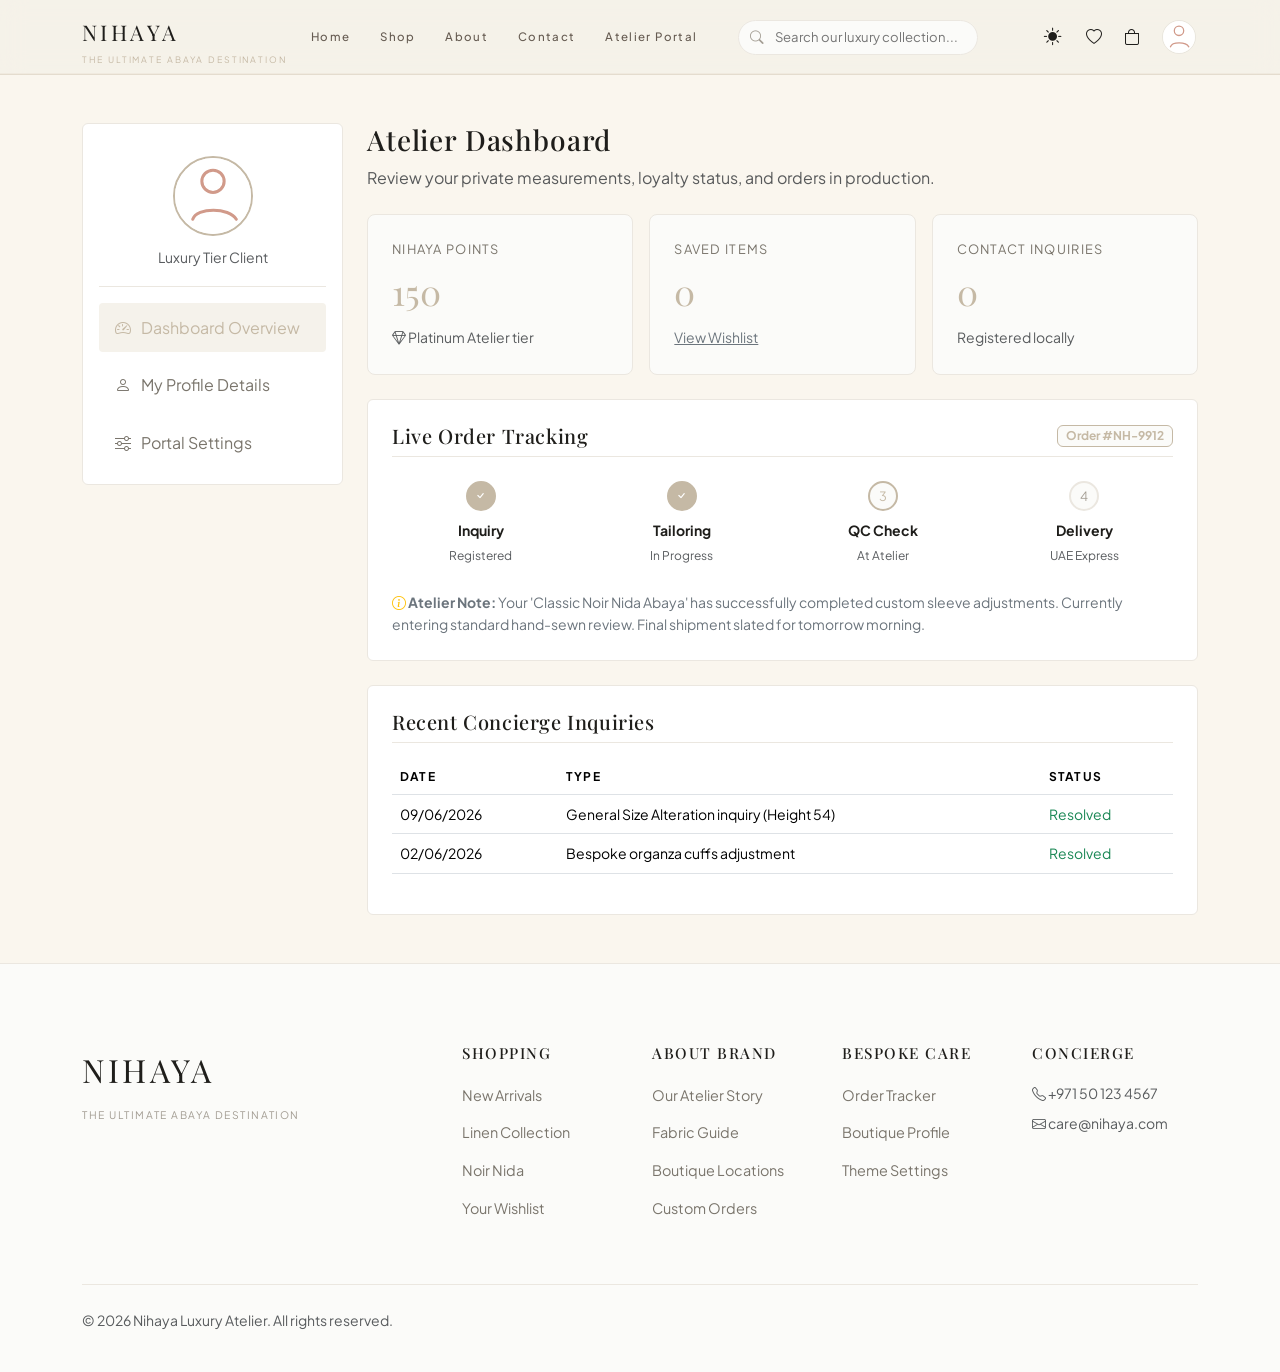
<file: dashboard.html>
<!DOCTYPE html>
<html lang="en">
<head>
  <meta charset="UTF-8">
  <meta name="viewport" content="width=device-width, initial-scale=1.0">
  <title>Customer Dashboard | Nihaya</title>
  <meta name="description" content="Manage your Nihaya boutique orders, tailoring progress, loyalty status, and account settings.">
  
  <!-- CSS CDNs -->
  <link href="https://cdn.jsdelivr.net/npm/bootstrap@5.3.3/dist/css/bootstrap.min.css" rel="stylesheet">
  <link href="https://cdn.jsdelivr.net/npm/bootstrap-icons@1.11.3/font/bootstrap-icons.min.css" rel="stylesheet">
  <link rel="stylesheet" href="assets/css/styles.css">

  <style>
    .dashboard-nav-item {
      display: flex;
      align-items: center;
      gap: 10px;
      padding: 12px 16px;
      border-radius: 4px;
      color: var(--text-secondary);
      transition: var(--transition-fast);
    }
    .dashboard-nav-item:hover, .dashboard-nav-item.active {
      background-color: var(--bg-tertiary);
      color: var(--accent-color);
    }
    .tracking-step {
      text-align: center;
      position: relative;
      flex-grow: 1;
    }
    .tracking-step:not(:last-child)::after {
      content: '';
      position: absolute;
      top: 15px;
      left: 50%;
      width: 100%;
      height: 2px;
      background-color: var(--border-color);
      z-index: 1;
    }
    .tracking-step.completed:not(:last-child)::after {
      background-color: var(--accent-color);
    }
    .tracking-dot {
      width: 30px;
      height: 30px;
      border-radius: 50%;
      background-color: var(--bg-secondary);
      border: 2px solid var(--border-color);
      display: flex;
      align-items: center;
      justify-content: center;
      margin: 0 auto 8px;
      position: relative;
      z-index: 2;
      color: var(--text-muted);
      font-size: 0.8rem;
    }
    .tracking-step.completed .tracking-dot {
      background-color: var(--accent-color);
      border-color: var(--accent-color);
      color: white;
    }
    .tracking-step.active .tracking-dot {
      border-color: var(--accent-color);
      color: var(--accent-color);
      animation: pulseBorder 2s infinite;
    }
    @keyframes pulseBorder {
      0% { box-shadow: 0 0 0 0 rgba(197, 185, 165, 0.4); }
      70% { box-shadow: 0 0 0 8px rgba(197, 185, 165, 0); }
      100% { box-shadow: 0 0 0 0 rgba(197, 185, 165, 0); }
    }
  </style>
</head>
<body>

  <!-- Header Section -->
  <header class="navbar navbar-expand-md sticky-top nihaya-navbar">
    <div class="container d-flex align-items-center justify-content-between gap-3">
      <div class="d-flex align-items-center gap-4">
        <div class="brand-group">
          <a class="navbar-brand brand-mark" href="index.html">Nihaya</a>
          <div class="navbar-subtitle">The Ultimate Abaya Destination</div>
        </div>

        <button class="navbar-toggler d-md-none" type="button" data-bs-toggle="collapse" data-bs-target="#nihayaNavMenu" aria-controls="nihayaNavMenu" aria-expanded="false" aria-label="Toggle navigation">
          <i class="bi bi-list"></i>
        </button>
      </div>

      <div class="collapse navbar-collapse justify-content-center" id="nihayaNavMenu">
        <ul class="navbar-nav align-items-center nihaya-menu">
          <li class="nav-item"><a class="nav-link" href="index.html">Home</a></li>
          <li class="nav-item"><a class="nav-link" href="shop.html">Shop</a></li>
          <li class="nav-item"><a class="nav-link" href="about.html">About</a></li>
          <li class="nav-item"><a class="nav-link" href="contact.html">Contact</a></li>
          <li class="nav-item"><a class="nav-link" href="dashboard.html">Atelier Portal</a></li>
        </ul>
      </div>

      <div class="search-box-container mx-3 d-none d-md-block">
        <i class="bi bi-search search-icon-inside"></i>
        <input type="text" id="search-input" class="search-input" placeholder="Search our luxury collection...">
        <div id="search-results-dropdown" class="search-dropdown"></div>
      </div>

      <div class="header-actions">
        <button class="icon-btn d-md-none" data-bs-toggle="collapse" data-bs-target="#mobileSearchCollapse" aria-label="Open search">
          <i class="bi bi-search"></i>
        </button>

        <button type="button" class="icon-btn theme-toggle-btn d-none d-md-inline-block" aria-label="Switch to dark mode" title="Switch to dark mode">
          <i class="bi bi-sun-fill"></i>
        </button>

        <a href="wishlist.html" class="icon-btn" id="wishlist-header-link" aria-label="View Wishlist">
          <i class="bi bi-heart"></i>
          <span class="badge-dot wishlist-badge" style="display: none;">0</span>
        </a>

        <a href="cart.html" class="icon-btn" id="cart-header-link" aria-label="View Cart">
          <i class="bi bi-bag"></i>
          <span class="badge-dot cart-badge" style="display: none;">0</span>
        </a>

        <a href="profile.html" class="icon-btn d-none d-md-inline-block" id="profile-header-link" aria-label="User Profile">
          <i class="bi bi-person"></i>
        </a>
      </div>
    </div>
  </header>

  <!-- Mobile Search Bar Collapse -->
  <div class="collapse d-md-none border-bottom p-3 bg-white" id="mobileSearchCollapse" style="background-color: var(--bg-primary) !important; border-color: var(--border-color) !important;">
    <div class="search-box-container w-100 position-relative">
      <i class="bi bi-search search-icon-inside"></i>
      <input type="text" id="search-input" class="search-input" placeholder="Search abayas...">
      <div id="search-results-dropdown" class="search-dropdown"></div>
    </div>
  </div>

  <!-- Dashboard Main Grid -->
  <main class="py-5">
    <div class="container">
      
      <div class="row g-4">
        <!-- Sidebar Navigation (Desktop) -->
        <aside class="col-md-3">
          <div class="p-3 border rounded bg-white mb-4" style="background-color: var(--bg-primary) !important; border-color: var(--border-color) !important;">
            <div class="text-center py-3 border-bottom mb-3" style="border-color: var(--border-color) !important;">
              <img id="user-avatar" src="assets/images/default-avatar.svg" alt="User Avatar" class="rounded-circle mb-2" style="width: 80px; height: 80px; object-fit: cover; border: 2px solid var(--accent-color);">
              <h2 class="h5 mb-0" id="user-greeting-name">Loading...</h2>
              <span class="small text-muted">Luxury Tier Client</span>
            </div>
            
            <nav class="d-flex flex-column gap-2">
              <a href="dashboard.html" class="dashboard-nav-item active">
                <i class="bi bi-speedometer2"></i> Dashboard Overview
              </a>
              <a href="profile.html" class="dashboard-nav-item">
                <i class="bi bi-person"></i> My Profile Details
              </a>
              <a href="settings.html" class="dashboard-nav-item">
                <i class="bi bi-sliders"></i> Portal Settings
              </a>
            </nav>
          </div>
        </aside>

        <!-- Main Dashboard Content Panel -->
        <section class="col-md-9">
          <div class="mb-4">
            <h1 class="h3">Atelier Dashboard</h1>
            <p class="text-muted">Review your private measurements, loyalty status, and orders in production.</p>
          </div>

          <!-- Stats Grid -->
          <div class="row g-3 mb-4">
            <!-- Loyalty Card -->
            <div class="col-sm-4">
              <div class="dashboard-card">
                <span class="lux-form-label mb-1">Nihaya Points</span>
                <div class="stat-number" id="stats-points">150</div>
                <span class="small text-muted"><i class="bi bi-gem"></i> Platinum Atelier tier</span>
              </div>
            </div>
            <!-- Wishlist Card -->
            <div class="col-sm-4">
              <div class="dashboard-card">
                <span class="lux-form-label mb-1">Saved Items</span>
                <div class="stat-number" id="stats-wishlist">0</div>
                <a href="wishlist.html" class="small text-decoration-underline text-secondary">View Wishlist</a>
              </div>
            </div>
            <!-- Active Enquiries Card -->
            <div class="col-sm-4">
              <div class="dashboard-card">
                <span class="lux-form-label mb-1">Contact Inquiries</span>
                <div class="stat-number" id="stats-inquiries">0</div>
                <span class="small text-muted">Registered locally</span>
              </div>
            </div>
          </div>

          <!-- Order Tracking Panel -->
          <div class="p-4 border rounded mb-4 bg-white" style="background-color: var(--bg-primary) !important; border-color: var(--border-color) !important;">
            <div class="d-flex justify-content-between align-items-center mb-4 pb-2 border-bottom" style="border-color: var(--border-color) !important;">
              <h2 class="h5 mb-0">Live Order Tracking</h2>
              <span class="badge" style="background-color: var(--accent-light); color: var(--accent-color); border: 1px solid var(--accent-color);">Order #NH-9912</span>
            </div>

            <div class="row text-center mb-4">
              <div class="col-sm-3 col-6 mb-3 mb-sm-0">
                <div class="tracking-step completed">
                  <div class="tracking-dot"><i class="bi bi-check"></i></div>
                  <div class="small fw-bold">Inquiry</div>
                  <span class="small text-muted" style="font-size: 0.75rem;">Registered</span>
                </div>
              </div>
              <div class="col-sm-3 col-6 mb-3 mb-sm-0">
                <div class="tracking-step completed">
                  <div class="tracking-dot"><i class="bi bi-check"></i></div>
                  <div class="small fw-bold">Tailoring</div>
                  <span class="small text-muted" style="font-size: 0.75rem;">In Progress</span>
                </div>
              </div>
              <div class="col-sm-3 col-6">
                <div class="tracking-step active">
                  <div class="tracking-dot">3</div>
                  <div class="small fw-bold">QC Check</div>
                  <span class="small text-muted" style="font-size: 0.75rem;">At Atelier</span>
                </div>
              </div>
              <div class="col-sm-3 col-6">
                <div class="tracking-step">
                  <div class="tracking-dot">4</div>
                  <div class="small fw-bold">Delivery</div>
                  <span class="small text-muted" style="font-size: 0.75rem;">UAE Express</span>
                </div>
              </div>
            </div>
            
            <p class="text-secondary small mb-0"><i class="bi bi-info-circle text-warning"></i> <strong>Atelier Note:</strong> Your 'Classic Noir Nida Abaya' has successfully completed custom sleeve adjustments. Currently entering standard hand-sewn review. Final shipment slated for tomorrow morning.</p>
          </div>

          <!-- Recent Inquiries Table -->
          <div class="p-4 border rounded bg-white" style="background-color: var(--bg-primary) !important; border-color: var(--border-color) !important;">
            <h3 class="h5 mb-3 pb-2 border-bottom" style="border-color: var(--border-color) !important;">Recent Concierge Inquiries</h3>
            <div class="table-responsive">
              <table class="table align-middle text-secondary small">
                <thead>
                  <tr class="text-uppercase" style="font-size: 0.75rem; letter-spacing: 0.1em;">
                    <th>Date</th>
                    <th>Type</th>
                    <th>Status</th>
                  </tr>
                </thead>
                <tbody id="inquiries-table-body">
                  <!-- Rendered dynamically -->
                </tbody>
              </table>
            </div>
          </div>

        </section>
      </div>

    </div>
  </main>

  <!-- Footer -->
  <footer class="footer-lux">
    <div class="container">
      <div class="row g-4 mb-5">
        <div class="col-lg-4 col-md-6">
          <div class="footer-logo">Nihaya</div>
          <p class="footer-slogan">The Ultimate Abaya Destination</p>
        </div>
        <div class="col-lg-2 col-md-6 footer-link-col">
          <h5>Shopping</h5>
          <ul>
            <li><a href="shop.html">New Arrivals</a></li>
            <li><a href="shop.html?category=Linen Collection">Linen Collection</a></li>
            <li><a href="shop.html?category=Classic Black">Noir Nida</a></li>
            <li><a href="wishlist.html">Your Wishlist</a></li>
          </ul>
        </div>
        <div class="col-lg-2 col-md-6 footer-link-col">
          <h5>About Brand</h5>
          <ul>
            <li><a href="about.html">Our Atelier Story</a></li>
            <li><a href="about.html#fabric-guide">Fabric Guide</a></li>
            <li><a href="contact.html">Boutique Locations</a></li>
            <li><a href="contact.html">Custom Orders</a></li>
          </ul>
        </div>
        <div class="col-lg-2 col-md-6 footer-link-col">
          <h5>Bespoke Care</h5>
          <ul>
            <li><a href="dashboard.html">Order Tracker</a></li>
            <li><a href="profile.html">Boutique Profile</a></li>
            <li><a href="settings.html">Theme Settings</a></li>
          </ul>
        </div>
        <div class="col-lg-2 col-md-6 footer-link-col">
          <h5>Concierge</h5>
          <p class="text-muted small mb-2"><i class="bi bi-telephone"></i> +971 50 123 4567</p>
          <p class="text-muted small mb-2"><i class="bi bi-envelope"></i> care@nihaya.com</p>
        </div>
      </div>
      <div class="d-flex flex-column flex-sm-row justify-content-between align-items-center border-top pt-4" style="border-color: var(--border-color) !important;">
        <p class="text-muted small mb-0">&copy; 2026 Nihaya Luxury Atelier. All rights reserved.</p>
      </div>
    </div>
  </footer>

  <!-- Mobile Bottom Sticky Menu -->
  <nav class="mobile-bottom-nav">
    <a href="index.html" class="mobile-nav-item" aria-label="Home page">
      <i class="bi bi-house"></i>
      <span>Home</span>
    </a>
    <a href="shop.html" class="mobile-nav-item" aria-label="Shop products">
      <i class="bi bi-search"></i>
      <span>Shop</span>
    </a>
    <a href="wishlist.html" class="mobile-nav-item" aria-label="Saved products">
      <i class="bi bi-heart"></i>
      <span class="badge-dot wishlist-badge" style="display: none;">0</span>
      <span>Wishlist</span>
    </a>
    <a href="cart.html" class="mobile-nav-item" aria-label="Shopping cart">
      <i class="bi bi-bag"></i>
      <span class="badge-dot cart-badge" style="display: none;">0</span>
      <span>Cart</span>
    </a>
    <a href="profile.html" class="mobile-nav-item active" aria-label="Customer dashboard">
      <i class="bi bi-person"></i>
      <span>Profile</span>
    </a>
  </nav>

  <!-- JS Scripts -->
  <script src="https://cdn.jsdelivr.net/npm/bootstrap@5.3.3/dist/js/bootstrap.bundle.min.js"></script>
  <script src="assets/js/products.js"></script>
  <script src="assets/js/store.js"></script>
  <script src="assets/js/notifications.js"></script>
  <script src="assets/js/main.js"></script>

  <!-- Dashboard Controller Script -->
  <script>
    document.addEventListener('DOMContentLoaded', () => {
      if (typeof getProfile !== 'function') return;

      const profile = getProfile();
      const wishlist = getWishlist();
      const inquiries = JSON.parse(localStorage.getItem('nihaya_inquiries') || '[]');

      // Greeting Card
      document.getElementById('user-avatar').src = profile.avatar || 'assets/images/default-avatar.svg';
      document.getElementById('user-greeting-name').textContent = profile.name;

      // Stats counters
      document.getElementById('stats-points').textContent = profile.points || 150;
      document.getElementById('stats-wishlist').textContent = wishlist.length;
      document.getElementById('stats-inquiries').textContent = inquiries.length;

      // Render inquiries table
      const tBody = document.getElementById('inquiries-table-body');
      tBody.innerHTML = '';

      if (inquiries.length === 0) {
        // Render 2 simulated mock historical entries so dashboard doesn't look empty
        tBody.innerHTML = `
          <tr>
            <td>09/06/2026</td>
            <td>General Size Alteration inquiry (Height 54)</td>
            <td><span class="text-success font-weight-bold">Resolved</span></td>
          </tr>
          <tr>
            <td>02/06/2026</td>
            <td>Bespoke organza cuffs adjustment</td>
            <td><span class="text-success font-weight-bold">Resolved</span></td>
          </tr>
        `;
      } else {
        inquiries.reverse().forEach(inq => {
          const tr = document.createElement('tr');
          const dateStr = new Date(inq.date).toLocaleDateString();
          tr.innerHTML = `
            <td>${dateStr}</td>
            <td>${inq.subject} - ${inq.details.substring(0, 40)}...</td>
            <td><span class="text-warning font-weight-bold">Pending Stylist</span></td>
          </tr>
          `;
          tBody.appendChild(tr);
        });
      }
    });
  </script>
</body>
</html>
</file>
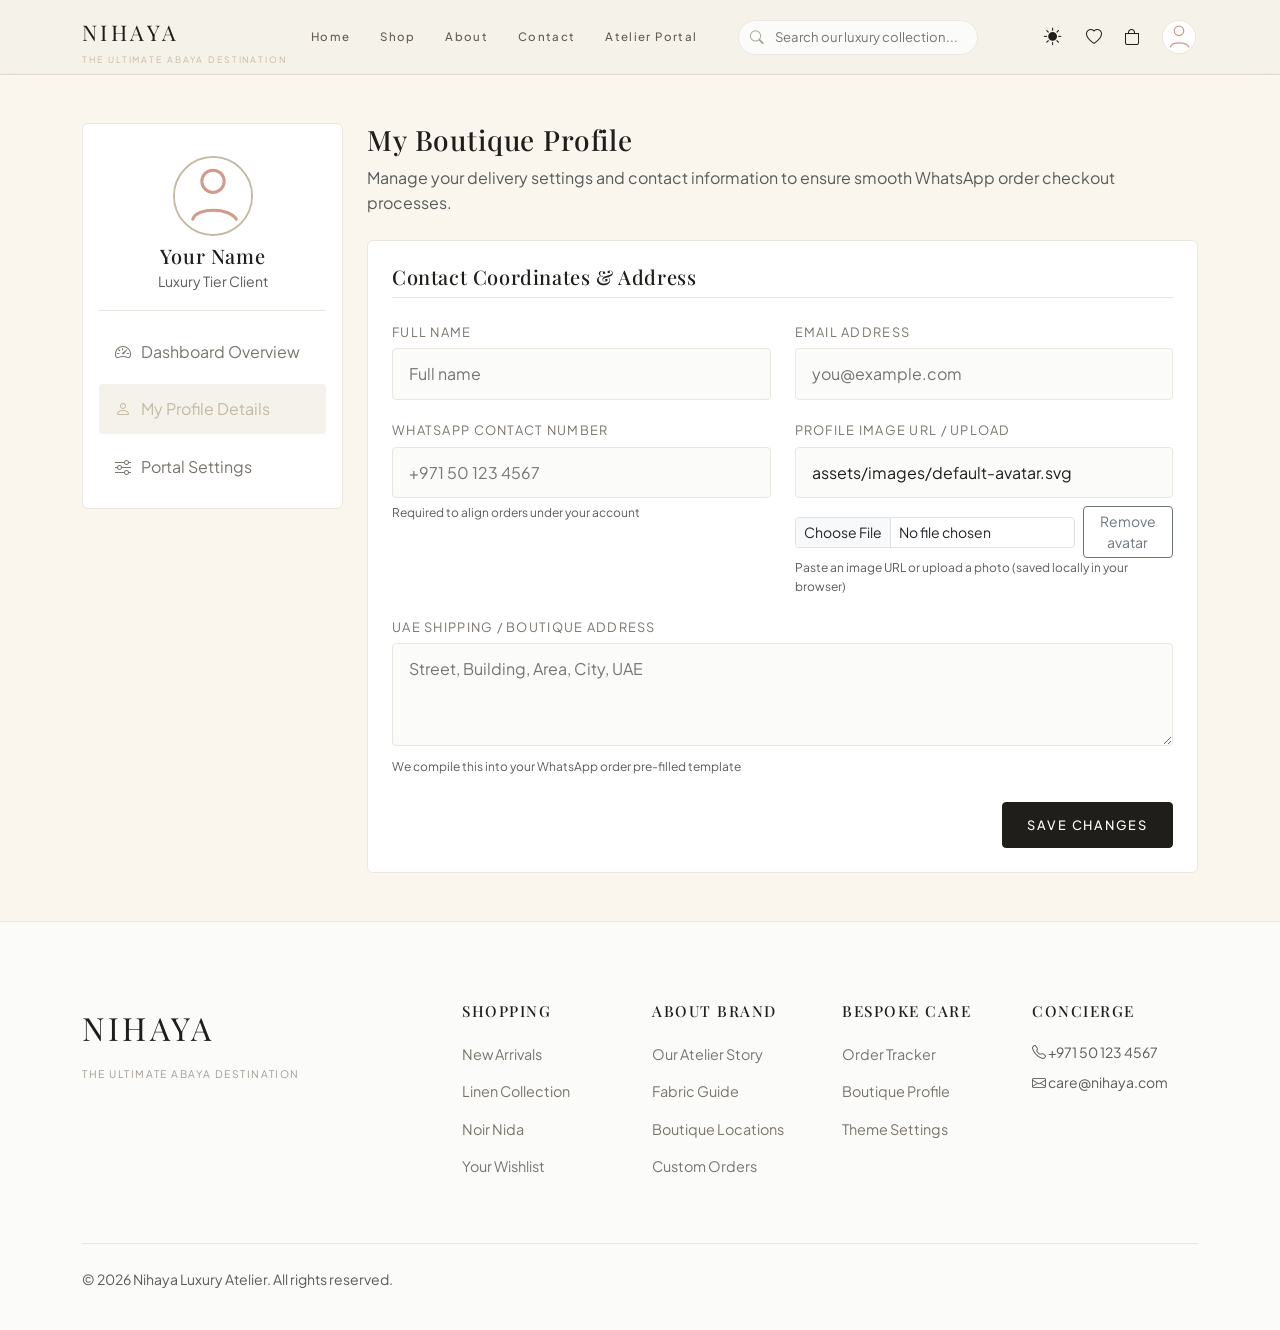
<file: profile.html>
<!DOCTYPE html>
<html lang="en">
<head>
  <meta charset="UTF-8">
  <meta name="viewport" content="width=device-width, initial-scale=1.0">
  <title>My Profile Details | Nihaya</title>
  <meta name="description" content="View and update your private modest sizing coordinates and UAE delivery address details.">
  
  <!-- CSS CDNs -->
  <link href="https://cdn.jsdelivr.net/npm/bootstrap@5.3.3/dist/css/bootstrap.min.css" rel="stylesheet">
  <link href="https://cdn.jsdelivr.net/npm/bootstrap-icons@1.11.3/font/bootstrap-icons.min.css" rel="stylesheet">
  <link rel="stylesheet" href="assets/css/styles.css">

  <style>
    .dashboard-nav-item {
      display: flex;
      align-items: center;
      gap: 10px;
      padding: 12px 16px;
      border-radius: 4px;
      color: var(--text-secondary);
      transition: var(--transition-fast);
    }
    .dashboard-nav-item:hover, .dashboard-nav-item.active {
      background-color: var(--bg-tertiary);
      color: var(--accent-color);
    }
  </style>
</head>
<body>

  <!-- Header Section -->
  <header class="navbar navbar-expand-md sticky-top nihaya-navbar">
    <div class="container d-flex align-items-center justify-content-between gap-3">
      <div class="d-flex align-items-center gap-4">
        <div class="brand-group">
          <a class="navbar-brand brand-mark" href="index.html">Nihaya</a>
          <div class="navbar-subtitle">The Ultimate Abaya Destination</div>
        </div>

        <button class="navbar-toggler d-md-none" type="button" data-bs-toggle="collapse" data-bs-target="#nihayaNavMenu" aria-controls="nihayaNavMenu" aria-expanded="false" aria-label="Toggle navigation">
          <i class="bi bi-list"></i>
        </button>
      </div>

      <div class="collapse navbar-collapse justify-content-center" id="nihayaNavMenu">
        <ul class="navbar-nav align-items-center nihaya-menu">
          <li class="nav-item"><a class="nav-link" href="index.html">Home</a></li>
          <li class="nav-item"><a class="nav-link" href="shop.html">Shop</a></li>
          <li class="nav-item"><a class="nav-link" href="about.html">About</a></li>
          <li class="nav-item"><a class="nav-link" href="contact.html">Contact</a></li>
          <li class="nav-item"><a class="nav-link" href="dashboard.html">Atelier Portal</a></li>
        </ul>
      </div>

      <div class="search-box-container mx-3 d-none d-md-block">
        <i class="bi bi-search search-icon-inside"></i>
        <input type="text" id="search-input" class="search-input" placeholder="Search our luxury collection...">
        <div id="search-results-dropdown" class="search-dropdown"></div>
      </div>

      <div class="header-actions">
        <button class="icon-btn d-md-none" data-bs-toggle="collapse" data-bs-target="#mobileSearchCollapse" aria-label="Open search">
          <i class="bi bi-search"></i>
        </button>

        <button type="button" class="icon-btn theme-toggle-btn d-none d-md-inline-block" aria-label="Switch to dark mode" title="Switch to dark mode">
          <i class="bi bi-sun-fill"></i>
        </button>

        <a href="wishlist.html" class="icon-btn" id="wishlist-header-link" aria-label="View Wishlist">
          <i class="bi bi-heart"></i>
          <span class="badge-dot wishlist-badge" style="display: none;">0</span>
        </a>

        <a href="cart.html" class="icon-btn" id="cart-header-link" aria-label="View Cart">
          <i class="bi bi-bag"></i>
          <span class="badge-dot cart-badge" style="display: none;">0</span>
        </a>

        <a href="profile.html" class="icon-btn d-none d-md-inline-block" id="profile-header-link" aria-label="User Profile">
          <i class="bi bi-person"></i>
        </a>
      </div>
    </div>
  </header>

  <!-- Mobile Search Bar Collapse -->
  <div class="collapse d-md-none border-bottom p-3 bg-white" id="mobileSearchCollapse" style="background-color: var(--bg-primary) !important; border-color: var(--border-color) !important;">
    <div class="search-box-container w-100 position-relative">
      <i class="bi bi-search search-icon-inside"></i>
      <input type="text" id="search-input" class="search-input" placeholder="Search abayas...">
      <div id="search-results-dropdown" class="search-dropdown"></div>
    </div>
  </div>

  <!-- Profile Grid -->
  <main class="py-5">
    <div class="container">
      
      <div class="row g-4">
        <!-- Sidebar Navigation -->
        <aside class="col-md-3">
          <div class="p-3 border rounded bg-white mb-4" style="background-color: var(--bg-primary) !important; border-color: var(--border-color) !important;">
            <div class="text-center py-3 border-bottom mb-3" style="border-color: var(--border-color) !important;">
              <img id="user-avatar" src="assets/images/default-avatar.svg" alt="User Avatar" class="rounded-circle mb-2" style="width: 80px; height: 80px; object-fit: cover; border: 2px solid var(--accent-color);">
              <h2 class="h5 mb-0" id="user-sidebar-name">Loading...</h2>
              <span class="small text-muted">Luxury Tier Client</span>
            </div>
            
            <nav class="d-flex flex-column gap-2">
              <a href="dashboard.html" class="dashboard-nav-item">
                <i class="bi bi-speedometer2"></i> Dashboard Overview
              </a>
              <a href="profile.html" class="dashboard-nav-item active">
                <i class="bi bi-person"></i> My Profile Details
              </a>
              <a href="settings.html" class="dashboard-nav-item">
                <i class="bi bi-sliders"></i> Portal Settings
              </a>
            </nav>
          </div>
        </aside>

        <!-- Profile Detail Edit Form Panel -->
        <section class="col-md-9">
          <div class="mb-4">
            <h1 class="h3">My Boutique Profile</h1>
            <p class="text-muted">Manage your delivery settings and contact information to ensure smooth WhatsApp order checkout processes.</p>
          </div>

          <div class="p-4 border rounded bg-white" style="background-color: var(--bg-primary) !important; border-color: var(--border-color) !important;">
            <h2 class="h5 mb-4 pb-2 border-bottom" style="border-color: var(--border-color) !important;">Contact Coordinates & Address</h2>

            <form id="profile-edit-form">
              <!-- Name & Email -->
              <div class="row">
                <div class="col-md-6 lux-form-group">
                  <label class="lux-form-label" for="profile-name">Full Name</label>
                  <input type="text" class="lux-input" id="profile-name" placeholder="Full name" required>
                </div>
                <div class="col-md-6 lux-form-group">
                  <label class="lux-form-label" for="profile-email">Email Address</label>
                  <input type="email" class="lux-input" id="profile-email" placeholder="you@example.com" required>
                </div>
              </div>

              <!-- Phone & Image url -->
              <div class="row">
                <div class="col-md-6 lux-form-group">
                  <label class="lux-form-label" for="profile-phone">WhatsApp Contact Number</label>
                  <input type="tel" class="lux-input" id="profile-phone" placeholder="+971 50 123 4567" required>
                  <span class="text-muted" style="font-size: 0.75rem;">Required to align orders under your account</span>
                </div>
                <div class="col-md-6 lux-form-group">
                  <label class="lux-form-label" for="profile-avatar">Profile Image URL / Upload</label>
                  <input type="url" class="lux-input mb-2" id="profile-avatar" placeholder="https://...">
                  <div class="d-flex gap-2 align-items-center">
                    <input type="file" accept="image/*" class="form-control form-control-sm" id="profile-avatar-file">
                    <button type="button" id="profile-avatar-remove" class="btn btn-sm btn-outline-secondary">Remove avatar</button>
                  </div>
                  <div id="profile-avatar-msg" class="small text-danger mt-1" style="display:none"></div>
                  <span class="text-muted" style="font-size: 0.75rem; display:block;">Paste an image URL or upload a photo (saved locally in your browser)</span>
                </div>
              </div>

              <!-- Shipping Address -->
              <div class="lux-form-group">
                <label class="lux-form-label" for="profile-address">UAE Shipping / Boutique Address</label>
                <textarea class="lux-input" id="profile-address" rows="3" placeholder="Street, Building, Area, City, UAE" required></textarea>
                <span class="text-muted" style="font-size: 0.75rem;">We compile this into your WhatsApp order pre-filled template</span>
              </div>

              <div class="d-flex justify-content-end mt-4">
                <button type="submit" class="btn-nihaya px-4">Save Changes</button>
              </div>
            </form>
          </div>
        </section>
      </div>

    </div>
  </main>

  <!-- Footer -->
  <footer class="footer-lux">
    <div class="container">
      <div class="row g-4 mb-5">
        <div class="col-lg-4 col-md-6">
          <div class="footer-logo">Nihaya</div>
          <p class="footer-slogan">The Ultimate Abaya Destination</p>
        </div>
        <div class="col-lg-2 col-md-6 footer-link-col">
          <h5>Shopping</h5>
          <ul>
            <li><a href="shop.html">New Arrivals</a></li>
            <li><a href="shop.html?category=Linen Collection">Linen Collection</a></li>
            <li><a href="shop.html?category=Classic Black">Noir Nida</a></li>
            <li><a href="wishlist.html">Your Wishlist</a></li>
          </ul>
        </div>
        <div class="col-lg-2 col-md-6 footer-link-col">
          <h5>About Brand</h5>
          <ul>
            <li><a href="about.html">Our Atelier Story</a></li>
            <li><a href="about.html#fabric-guide">Fabric Guide</a></li>
            <li><a href="contact.html">Boutique Locations</a></li>
            <li><a href="contact.html">Custom Orders</a></li>
          </ul>
        </div>
        <div class="col-lg-2 col-md-6 footer-link-col">
          <h5>Bespoke Care</h5>
          <ul>
            <li><a href="dashboard.html">Order Tracker</a></li>
            <li><a href="profile.html">Boutique Profile</a></li>
            <li><a href="settings.html">Theme Settings</a></li>
          </ul>
        </div>
        <div class="col-lg-2 col-md-6 footer-link-col">
          <h5>Concierge</h5>
          <p class="text-muted small mb-2"><i class="bi bi-telephone"></i> +971 50 123 4567</p>
          <p class="text-muted small mb-2"><i class="bi bi-envelope"></i> care@nihaya.com</p>
        </div>
      </div>
      <div class="d-flex flex-column flex-sm-row justify-content-between align-items-center border-top pt-4" style="border-color: var(--border-color) !important;">
        <p class="text-muted small mb-0">&copy; 2026 Nihaya Luxury Atelier. All rights reserved.</p>
      </div>
    </div>
  </footer>

  <!-- Mobile Bottom Sticky Menu -->
  <nav class="mobile-bottom-nav">
    <a href="index.html" class="mobile-nav-item" aria-label="Home page">
      <i class="bi bi-house"></i>
      <span>Home</span>
    </a>
    <a href="shop.html" class="mobile-nav-item" aria-label="Shop products">
      <i class="bi bi-search"></i>
      <span>Shop</span>
    </a>
    <a href="wishlist.html" class="mobile-nav-item" aria-label="Saved products">
      <i class="bi bi-heart"></i>
      <span class="badge-dot wishlist-badge" style="display: none;">0</span>
      <span>Wishlist</span>
    </a>
    <a href="cart.html" class="mobile-nav-item" aria-label="Shopping cart">
      <i class="bi bi-bag"></i>
      <span class="badge-dot cart-badge" style="display: none;">0</span>
      <span>Cart</span>
    </a>
    <a href="profile.html" class="mobile-nav-item active" aria-label="Customer dashboard">
      <i class="bi bi-person"></i>
      <span>Profile</span>
    </a>
  </nav>

  <!-- JS Scripts -->
  <script src="https://cdn.jsdelivr.net/npm/bootstrap@5.3.3/dist/js/bootstrap.bundle.min.js"></script>
  <script src="assets/js/products.js"></script>
  <script src="assets/js/store.js"></script>
  <script src="assets/js/notifications.js"></script>
  <script src="assets/js/main.js"></script>

  <!-- Profile Loader & Editor Script -->
  <script>
    document.addEventListener('DOMContentLoaded', () => {
      if (typeof getProfile !== 'function' || typeof saveProfile !== 'function') return;

      const form = document.getElementById('profile-edit-form');
      const nameInput = document.getElementById('profile-name');
      const emailInput = document.getElementById('profile-email');
      const phoneInput = document.getElementById('profile-phone');
      const avatarInput = document.getElementById('profile-avatar');
      const addressInput = document.getElementById('profile-address');

      // 1. Initial Load of profile values
      function loadFormValues() {
        const profile = getProfile();
        nameInput.value = profile.name || '';
        emailInput.value = profile.email || '';
        phoneInput.value = profile.phone || '';
        avatarInput.value = profile.avatar || '';
        addressInput.value = profile.address || '';

        // Sidebar adjustments
        document.getElementById('user-avatar').src = profile.avatar || 'assets/images/default-avatar.svg';
        document.getElementById('user-sidebar-name').textContent = profile.name || 'Your Name';
      }
      loadFormValues();

      // 1.b Image processing: validation, resizing and compression
      const avatarFileInput = document.getElementById('profile-avatar-file');
      const avatarMsg = document.getElementById('profile-avatar-msg');
      const REMOVE_DEFAULT = 'assets/images/default-avatar.svg';
      const MAX_BYTES = 200 * 1024; // 200 KB
      const MAX_DIMENSION = 512; // max width/height

      function bytesFromDataUrl(dataUrl) {
        const base64 = dataUrl.split(',')[1] || '';
        return Math.round((base64.length * 3) / 4);
      }

      function processImageFile(file) {
        return new Promise((resolve, reject) => {
          if (!file.type.startsWith('image/')) return reject(new Error('Not an image'));
          const reader = new FileReader();
          reader.onerror = () => reject(new Error('Failed to read file'));
          reader.onload = () => {
            const img = new Image();
            img.onerror = () => reject(new Error('Invalid image'));
            img.onload = () => {
              // Calculate target size
              let { width, height } = img;
              const ratio = width / height;
              if (width > MAX_DIMENSION || height > MAX_DIMENSION) {
                if (ratio > 1) {
                  width = MAX_DIMENSION;
                  height = Math.round(MAX_DIMENSION / ratio);
                } else {
                  height = MAX_DIMENSION;
                  width = Math.round(MAX_DIMENSION * ratio);
                }
              }

              const canvas = document.createElement('canvas');
              canvas.width = width;
              canvas.height = height;
              const ctx = canvas.getContext('2d');
              ctx.drawImage(img, 0, 0, width, height);

              // Try compressing with decreasing quality until under limit
              let quality = 0.92;
              (function tryCompress() {
                const dataUrl = canvas.toDataURL('image/jpeg', quality);
                const size = bytesFromDataUrl(dataUrl);
                if (size <= MAX_BYTES || quality <= 0.5) {
                  // if still larger than MAX_BYTES at lowest quality, still accept but warn
                  return resolve(dataUrl);
                }
                quality -= 0.08;
                tryCompress();
              })();
            };
            img.src = reader.result;
          };
          reader.readAsDataURL(file);
        });
      }

      if (avatarFileInput) {
        avatarFileInput.addEventListener('change', async (ev) => {
          const file = ev.target.files && ev.target.files[0];
          if (!file) return;
          avatarMsg.style.display = 'none';
          try {
            if (!file.type.startsWith('image/')) throw new Error('Please upload a valid image file.');
            avatarMsg.style.display = 'block';
            avatarMsg.textContent = 'Processing image...';
            const dataUrl = await processImageFile(file);
            // optional size check
            const finalSize = bytesFromDataUrl(dataUrl);
            if (finalSize > MAX_BYTES * 2) {
              showNotification('Selected image is large; please choose a smaller file.', 'error');
              avatarMsg.textContent = 'Image too large after compression.';
              return;
            }
            avatarInput.value = dataUrl;
            document.getElementById('user-avatar').src = dataUrl;
            if (typeof updateHeaderAvatar === 'function') updateHeaderAvatar();
            avatarMsg.style.display = 'none';
            showNotification('✅ Avatar ready — remember to click Save to persist.', 'success');
          } catch (err) {
            avatarMsg.style.display = 'block';
            avatarMsg.textContent = err.message || 'Failed to process image';
            showNotification(err.message || 'Failed to process image', 'error');
          }
        });
      }

      // Remove avatar button
      const removeBtn = document.getElementById('profile-avatar-remove');
      if (removeBtn) {
        removeBtn.addEventListener('click', () => {
          avatarInput.value = '';
          document.getElementById('user-avatar').src = REMOVE_DEFAULT;
          if (typeof getProfile === 'function' && typeof saveProfile === 'function') {
            const profile = getProfile();
            profile.avatar = '';
            saveProfile(profile);
          }
          if (typeof updateHeaderAvatar === 'function') updateHeaderAvatar();
          showNotification('🗑️ Avatar removed and reset to default.', 'info');
        });
      }

      // 2. Save adjustments
      form.addEventListener('submit', (e) => {
        e.preventDefault();

        const profile = getProfile();
        profile.name = nameInput.value.trim();
        profile.email = emailInput.value.trim();
        profile.phone = phoneInput.value.trim();
        profile.avatar = avatarInput.value.trim();
        profile.address = addressInput.value.trim();

        saveProfile(profile);
        loadFormValues(); // refresh
      });
    });
  </script>
</body>
</html>
</file>
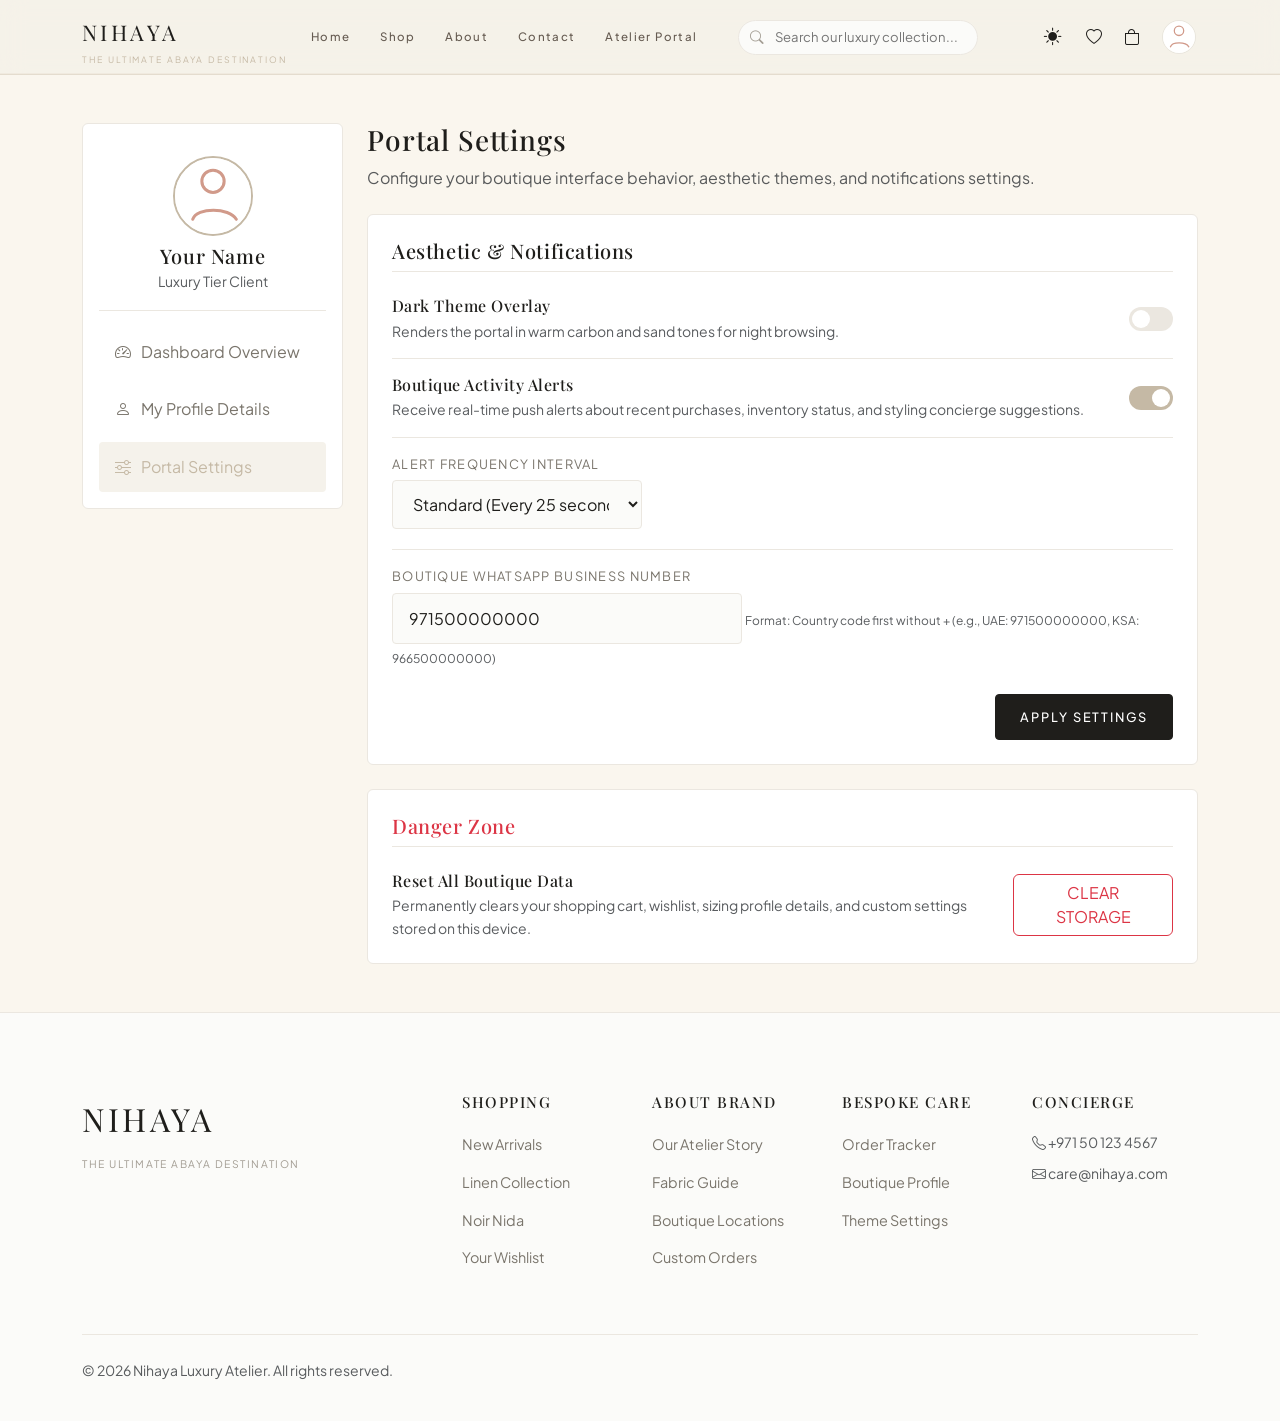
<file: settings.html>
<!DOCTYPE html>
<html lang="en">
<head>
  <meta charset="UTF-8">
  <meta name="viewport" content="width=device-width, initial-scale=1.0">
  <title>Portal Settings | Nihaya</title>
  <meta name="description" content="Configure your boutique interface settings, dark mode preferences, and order notifications.">
  
  <!-- CSS CDNs -->
  <link href="https://cdn.jsdelivr.net/npm/bootstrap@5.3.3/dist/css/bootstrap.min.css" rel="stylesheet">
  <link href="https://cdn.jsdelivr.net/npm/bootstrap-icons@1.11.3/font/bootstrap-icons.min.css" rel="stylesheet">
  <link rel="stylesheet" href="assets/css/styles.css">

  <style>
    .dashboard-nav-item {
      display: flex;
      align-items: center;
      gap: 10px;
      padding: 12px 16px;
      border-radius: 4px;
      color: var(--text-secondary);
      transition: var(--transition-fast);
    }
    .dashboard-nav-item:hover, .dashboard-nav-item.active {
      background-color: var(--bg-tertiary);
      color: var(--accent-color);
    }
  </style>
</head>
<body>

  <!-- Header Section -->
  <header class="navbar navbar-expand-md sticky-top nihaya-navbar">
    <div class="container d-flex align-items-center justify-content-between gap-3">
      <div class="d-flex align-items-center gap-4">
        <div class="brand-group">
          <a class="navbar-brand brand-mark" href="index.html">Nihaya</a>
          <div class="navbar-subtitle">The Ultimate Abaya Destination</div>
        </div>

        <button class="navbar-toggler d-md-none" type="button" data-bs-toggle="collapse" data-bs-target="#nihayaNavMenu" aria-controls="nihayaNavMenu" aria-expanded="false" aria-label="Toggle navigation">
          <i class="bi bi-list"></i>
        </button>
      </div>

      <div class="collapse navbar-collapse justify-content-center" id="nihayaNavMenu">
        <ul class="navbar-nav align-items-center nihaya-menu">
          <li class="nav-item"><a class="nav-link" href="index.html">Home</a></li>
          <li class="nav-item"><a class="nav-link" href="shop.html">Shop</a></li>
          <li class="nav-item"><a class="nav-link" href="about.html">About</a></li>
          <li class="nav-item"><a class="nav-link" href="contact.html">Contact</a></li>
          <li class="nav-item"><a class="nav-link" href="dashboard.html">Atelier Portal</a></li>
        </ul>
      </div>

      <div class="search-box-container mx-3 d-none d-md-block">
        <i class="bi bi-search search-icon-inside"></i>
        <input type="text" id="search-input" class="search-input" placeholder="Search our luxury collection...">
        <div id="search-results-dropdown" class="search-dropdown"></div>
      </div>

      <div class="header-actions">
        <button class="icon-btn d-md-none" data-bs-toggle="collapse" data-bs-target="#mobileSearchCollapse" aria-label="Open search">
          <i class="bi bi-search"></i>
        </button>

        <button type="button" class="icon-btn theme-toggle-btn d-none d-md-inline-block" aria-label="Switch to dark mode" title="Switch to dark mode">
          <i class="bi bi-sun-fill"></i>
        </button>

        <a href="wishlist.html" class="icon-btn" id="wishlist-header-link" aria-label="View Wishlist">
          <i class="bi bi-heart"></i>
          <span class="badge-dot wishlist-badge" style="display: none;">0</span>
        </a>

        <a href="cart.html" class="icon-btn" id="cart-header-link" aria-label="View Cart">
          <i class="bi bi-bag"></i>
          <span class="badge-dot cart-badge" style="display: none;">0</span>
        </a>

        <a href="profile.html" class="icon-btn d-none d-md-inline-block" id="profile-header-link" aria-label="User Profile">
          <i class="bi bi-person"></i>
        </a>
      </div>
    </div>
  </header>

  <!-- Mobile Search Bar Collapse -->
  <div class="collapse d-md-none border-bottom p-3 bg-white" id="mobileSearchCollapse" style="background-color: var(--bg-primary) !important; border-color: var(--border-color) !important;">
    <div class="search-box-container w-100 position-relative">
      <i class="bi bi-search search-icon-inside"></i>
      <input type="text" id="search-input" class="search-input" placeholder="Search abayas...">
      <div id="search-results-dropdown" class="search-dropdown"></div>
    </div>
  </div>

  <!-- Settings Grid Layout -->
  <main class="py-5">
    <div class="container">
      
      <div class="row g-4">
        <!-- Sidebar Navigation -->
        <aside class="col-md-3">
          <div class="p-3 border rounded bg-white mb-4" style="background-color: var(--bg-primary) !important; border-color: var(--border-color) !important;">
            <div class="text-center py-3 border-bottom mb-3" style="border-color: var(--border-color) !important;">
              <img id="user-avatar" src="assets/images/default-avatar.svg" alt="User Avatar" class="rounded-circle mb-2" style="width: 80px; height: 80px; object-fit: cover; border: 2px solid var(--accent-color);">
              <h2 class="h5 mb-0" id="user-sidebar-name">Loading...</h2>
              <span class="small text-muted">Luxury Tier Client</span>
            </div>
            
            <nav class="d-flex flex-column gap-2">
              <a href="dashboard.html" class="dashboard-nav-item">
                <i class="bi bi-speedometer2"></i> Dashboard Overview
              </a>
              <a href="profile.html" class="dashboard-nav-item">
                <i class="bi bi-person"></i> My Profile Details
              </a>
              <a href="settings.html" class="dashboard-nav-item active">
                <i class="bi bi-sliders"></i> Portal Settings
              </a>
            </nav>
          </div>
        </aside>

        <!-- Settings Configuration Panels -->
        <section class="col-md-9">
          <div class="mb-4">
            <h1 class="h3">Portal Settings</h1>
            <p class="text-muted">Configure your boutique interface behavior, aesthetic themes, and notifications settings.</p>
          </div>

          <!-- Preferences card -->
          <div class="p-4 border rounded bg-white mb-4" style="background-color: var(--bg-primary) !important; border-color: var(--border-color) !important;">
            <h2 class="h5 mb-4 pb-2 border-bottom" style="border-color: var(--border-color) !important;">Aesthetic & Notifications</h2>
            
            <form id="settings-form">
              <!-- Dark Mode Switch -->
              <div class="d-flex justify-content-between align-items-center mb-3">
                <div>
                  <h3 class="h6 mb-1">Dark Theme Overlay</h3>
                  <p class="text-muted small mb-0">Renders the portal in warm carbon and sand tones for night browsing.</p>
                </div>
                <label class="lux-switch">
                  <input type="checkbox" id="settings-darkmode-toggle" class="theme-toggle-checkbox">
                  <span class="lux-slider"></span>
                </label>
              </div>

              <!-- Push Notifications switch -->
              <div class="d-flex justify-content-between align-items-center mb-3 border-top pt-3" style="border-color: var(--border-color) !important;">
                <div>
                  <h3 class="h6 mb-1">Boutique Activity Alerts</h3>
                  <p class="text-muted small mb-0">Receive real-time push alerts about recent purchases, inventory status, and styling concierge suggestions.</p>
                </div>
                <label class="lux-switch">
                  <input type="checkbox" id="settings-notifications-toggle">
                  <span class="lux-slider"></span>
                </label>
              </div>

              <!-- Push Alerts Frequency -->
              <div class="lux-form-group border-top pt-3" style="border-color: var(--border-color) !important;">
                <label class="lux-form-label" for="settings-notification-freq">Alert Frequency Interval</label>
                <select class="lux-input" id="settings-notification-freq" style="max-width: 250px;">
                  <option value="high">Rapid (Every 12 seconds)</option>
                  <option value="medium">Standard (Every 25 seconds)</option>
                  <option value="low">Gentle (Every 45 seconds)</option>
                </select>
              </div>

              <!-- Whatsapp Business Phone adjustment -->
              <div class="lux-form-group border-top pt-3" style="border-color: var(--border-color) !important;">
                <label class="lux-form-label" for="settings-whatsapp-phone">Boutique WhatsApp Business Number</label>
                <input type="text" class="lux-input" id="settings-whatsapp-phone" placeholder="971500000000" style="max-width: 350px;">
                <span class="text-muted" style="font-size: 0.75rem;">Format: Country code first without + (e.g., UAE: 971500000000, KSA: 966500000000)</span>
              </div>

              <div class="d-flex justify-content-end mt-4">
                <button type="submit" class="btn-nihaya px-4">Apply Settings</button>
              </div>
            </form>
          </div>

          <!-- Danger zone reset card -->
          <div class="p-4 border rounded bg-white" style="background-color: var(--bg-primary) !important; border-color: var(--border-color) !important;">
            <h2 class="h5 text-danger mb-4 pb-2 border-bottom" style="border-color: var(--border-color) !important;">Danger Zone</h2>
            
            <div class="d-flex flex-column flex-sm-row justify-content-between align-items-sm-center gap-3">
              <div>
                <h3 class="h6 mb-1">Reset All Boutique Data</h3>
                <p class="text-muted small mb-0">Permanently clears your shopping cart, wishlist, sizing profile details, and custom settings stored on this device.</p>
              </div>
              <button class="btn btn-outline-danger text-uppercase px-4 fs-7 font-weight-bold" id="reset-storage-btn">Clear Storage</button>
            </div>
          </div>

        </section>
      </div>

    </div>
  </main>

  <!-- Footer -->
  <footer class="footer-lux">
    <div class="container">
      <div class="row g-4 mb-5">
        <div class="col-lg-4 col-md-6">
          <div class="footer-logo">Nihaya</div>
          <p class="footer-slogan">The Ultimate Abaya Destination</p>
        </div>
        <div class="col-lg-2 col-md-6 footer-link-col">
          <h5>Shopping</h5>
          <ul>
            <li><a href="shop.html">New Arrivals</a></li>
            <li><a href="shop.html?category=Linen Collection">Linen Collection</a></li>
            <li><a href="shop.html?category=Classic Black">Noir Nida</a></li>
            <li><a href="wishlist.html">Your Wishlist</a></li>
          </ul>
        </div>
        <div class="col-lg-2 col-md-6 footer-link-col">
          <h5>About Brand</h5>
          <ul>
            <li><a href="about.html">Our Atelier Story</a></li>
            <li><a href="about.html#fabric-guide">Fabric Guide</a></li>
            <li><a href="contact.html">Boutique Locations</a></li>
            <li><a href="contact.html">Custom Orders</a></li>
          </ul>
        </div>
        <div class="col-lg-2 col-md-6 footer-link-col">
          <h5>Bespoke Care</h5>
          <ul>
            <li><a href="dashboard.html">Order Tracker</a></li>
            <li><a href="profile.html">Boutique Profile</a></li>
            <li><a href="settings.html">Theme Settings</a></li>
          </ul>
        </div>
        <div class="col-lg-2 col-md-6 footer-link-col">
          <h5>Concierge</h5>
          <p class="text-muted small mb-2"><i class="bi bi-telephone"></i> +971 50 123 4567</p>
          <p class="text-muted small mb-2"><i class="bi bi-envelope"></i> care@nihaya.com</p>
        </div>
      </div>
      <div class="d-flex flex-column flex-sm-row justify-content-between align-items-center border-top pt-4" style="border-color: var(--border-color) !important;">
        <p class="text-muted small mb-0">&copy; 2026 Nihaya Luxury Atelier. All rights reserved.</p>
      </div>
    </div>
  </footer>

  <!-- Mobile Bottom Sticky Menu -->
  <nav class="mobile-bottom-nav">
    <a href="index.html" class="mobile-nav-item" aria-label="Home page">
      <i class="bi bi-house"></i>
      <span>Home</span>
    </a>
    <a href="shop.html" class="mobile-nav-item" aria-label="Shop products">
      <i class="bi bi-search"></i>
      <span>Shop</span>
    </a>
    <a href="wishlist.html" class="mobile-nav-item" aria-label="Saved products">
      <i class="bi bi-heart"></i>
      <span class="badge-dot wishlist-badge" style="display: none;">0</span>
      <span>Wishlist</span>
    </a>
    <a href="cart.html" class="mobile-nav-item" aria-label="Shopping cart">
      <i class="bi bi-bag"></i>
      <span class="badge-dot cart-badge" style="display: none;">0</span>
      <span>Cart</span>
    </a>
    <a href="profile.html" class="mobile-nav-item active" aria-label="Customer dashboard">
      <i class="bi bi-person"></i>
      <span>Profile</span>
    </a>
  </nav>

  <!-- JS Scripts -->
  <script src="https://cdn.jsdelivr.net/npm/bootstrap@5.3.3/dist/js/bootstrap.bundle.min.js"></script>
  <script src="assets/js/products.js"></script>
  <script src="assets/js/store.js"></script>
  <script src="assets/js/notifications.js"></script>
  <script src="assets/js/main.js"></script>

  <!-- Settings Loader & Controller Script -->
  <script>
    document.addEventListener('DOMContentLoaded', () => {
      if (typeof getSettings !== 'function' || typeof saveSettings !== 'function') return;

      const form = document.getElementById('settings-form');
      const darkmodeToggle = document.getElementById('settings-darkmode-toggle');
      const notificationsToggle = document.getElementById('settings-notifications-toggle');
      const notificationFreq = document.getElementById('settings-notification-freq');
      const whatsappPhone = document.getElementById('settings-whatsapp-phone');
      const resetBtn = document.getElementById('reset-storage-btn');

      // 1. Initial Load settings
      function loadSettings() {
        const settings = getSettings();
        const profile = getProfile();
        
        darkmodeToggle.checked = settings.darkMode;
        notificationsToggle.checked = settings.notificationsEnabled;
        notificationFreq.value = settings.notificationFrequency;
        whatsappPhone.value = settings.whatsappNumber;

        // Sidebar user display
        document.getElementById('user-avatar').src = profile.avatar || 'assets/images/default-avatar.svg';
        document.getElementById('user-sidebar-name').textContent = profile.name || 'Your Name';
      }
      loadSettings();

      // 2. Submit Action Form
      form.addEventListener('submit', (e) => {
        e.preventDefault();

        const settings = getSettings();
        settings.darkMode = darkmodeToggle.checked;
        settings.notificationsEnabled = notificationsToggle.checked;
        settings.notificationFrequency = notificationFreq.value;
        settings.whatsappNumber = whatsappPhone.value.trim() || '919605561012';

        saveSettings(settings);
        showNotification('⚙️ Settings applied successfully!', 'success');
        loadSettings();
      });

      // 3. Clear Storage
      resetBtn.addEventListener('click', () => {
        if (confirm('Are you absolutely sure you want to clear all cart items, saved wishlist products, profile measurement details, and reset configuration toggles?')) {
          localStorage.clear();
          showNotification('⚠️ Application state cleared.', 'info');
          setTimeout(() => {
            window.location.reload();
          }, 1000);
        }
      });
    });
  </script>
</body>
</html>
</file>
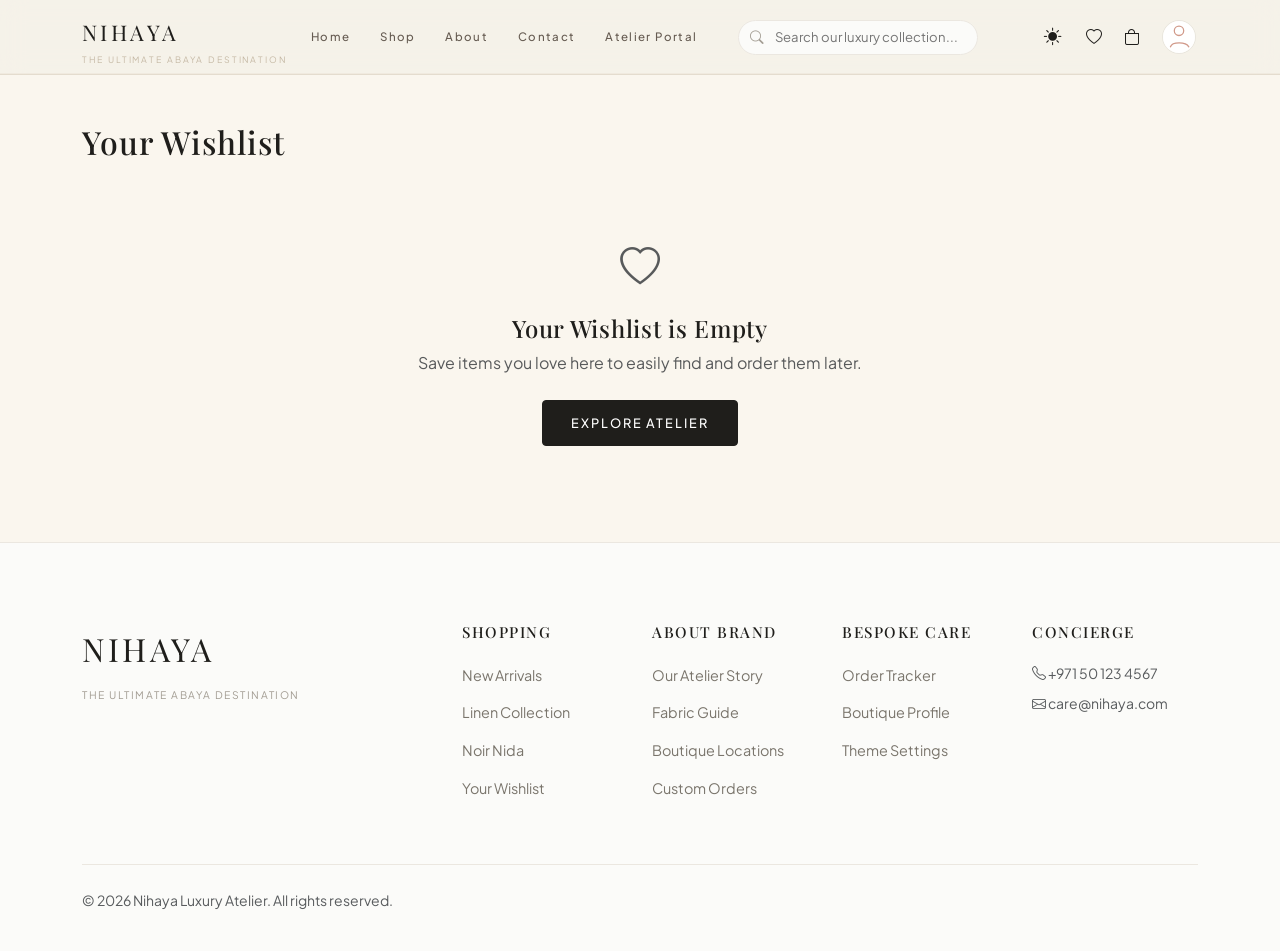
<file: wishlist.html>
<!DOCTYPE html>
<html lang="en">
<head>
  <meta charset="UTF-8">
  <meta name="viewport" content="width=device-width, initial-scale=1.0">
  <title>Your Wishlist | Nihaya</title>
  <meta name="description" content="View items saved to your Nihaya luxury wishlist. Save for later, check sizing, or transfer directly to cart.">
  
  <!-- CSS CDNs -->
  <link href="https://cdn.jsdelivr.net/npm/bootstrap@5.3.3/dist/css/bootstrap.min.css" rel="stylesheet">
  <link href="https://cdn.jsdelivr.net/npm/bootstrap-icons@1.11.3/font/bootstrap-icons.min.css" rel="stylesheet">
  <link rel="stylesheet" href="assets/css/styles.css">
</head>
<body>

  <!-- Header Section -->
  <header class="navbar navbar-expand-md sticky-top nihaya-navbar">
    <div class="container d-flex align-items-center justify-content-between gap-3">
      <div class="d-flex align-items-center gap-4">
        <div class="brand-group">
          <a class="navbar-brand brand-mark" href="index.html">Nihaya</a>
          <div class="navbar-subtitle">The Ultimate Abaya Destination</div>
        </div>

        <button class="navbar-toggler d-md-none" type="button" data-bs-toggle="collapse" data-bs-target="#nihayaNavMenu" aria-controls="nihayaNavMenu" aria-expanded="false" aria-label="Toggle navigation">
          <i class="bi bi-list"></i>
        </button>
      </div>

      <div class="collapse navbar-collapse justify-content-center" id="nihayaNavMenu">
        <ul class="navbar-nav align-items-center nihaya-menu">
          <li class="nav-item"><a class="nav-link" href="index.html">Home</a></li>
          <li class="nav-item"><a class="nav-link" href="shop.html">Shop</a></li>
          <li class="nav-item"><a class="nav-link" href="about.html">About</a></li>
          <li class="nav-item"><a class="nav-link" href="contact.html">Contact</a></li>
          <li class="nav-item"><a class="nav-link" href="dashboard.html">Atelier Portal</a></li>
        </ul>
      </div>

      <div class="search-box-container mx-3 d-none d-md-block">
        <i class="bi bi-search search-icon-inside"></i>
        <input type="text" id="search-input" class="search-input" placeholder="Search our luxury collection...">
        <div id="search-results-dropdown" class="search-dropdown"></div>
      </div>

      <div class="header-actions">
        <button class="icon-btn d-md-none" data-bs-toggle="collapse" data-bs-target="#mobileSearchCollapse" aria-label="Open search">
          <i class="bi bi-search"></i>
        </button>

        <button type="button" class="icon-btn theme-toggle-btn d-none d-md-inline-block" aria-label="Switch to dark mode" title="Switch to dark mode">
          <i class="bi bi-sun-fill"></i>
        </button>

        <a href="wishlist.html" class="icon-btn" id="wishlist-header-link" aria-label="View Wishlist">
          <i class="bi bi-heart"></i>
          <span class="badge-dot wishlist-badge" style="display: none;">0</span>
        </a>

        <a href="cart.html" class="icon-btn" id="cart-header-link" aria-label="View Cart">
          <i class="bi bi-bag"></i>
          <span class="badge-dot cart-badge" style="display: none;">0</span>
        </a>

        <a href="profile.html" class="icon-btn d-none d-md-inline-block" id="profile-header-link" aria-label="User Profile">
          <i class="bi bi-person"></i>
        </a>
      </div>
    </div>
  </header>

  <!-- Mobile Search Bar Collapse -->
  <div class="collapse d-md-none border-bottom p-3 bg-white" id="mobileSearchCollapse" style="background-color: var(--bg-primary) !important; border-color: var(--border-color) !important;">
    <div class="search-box-container w-100 position-relative">
      <i class="bi bi-search search-icon-inside"></i>
      <input type="text" id="search-input" class="search-input" placeholder="Search abayas...">
      <div id="search-results-dropdown" class="search-dropdown"></div>
    </div>
  </div>

  <!-- Wishlist Content -->
  <main class="py-5">
    <div class="container">
      
      <h1 class="h2 mb-4">Your Wishlist</h1>

      <!-- Wishlist Loaded Grid -->
      <div class="row" id="wishlist-products-grid">
        <!-- Rendered dynamically by javascript -->
      </div>

      <!-- Empty Wishlist Layout -->
      <div id="wishlist-empty-layout" class="text-center py-5" style="display: none;">
        <i class="bi bi-heart fs-1 text-muted mb-3 d-block"></i>
        <h2 class="h4">Your Wishlist is Empty</h2>
        <p class="text-muted mb-4">Save items you love here to easily find and order them later.</p>
        <a href="shop.html" class="btn-nihaya">Explore Atelier</a>
      </div>

    </div>
  </main>

  <!-- Footer -->
  <footer class="footer-lux">
    <div class="container">
      <div class="row g-4 mb-5">
        <div class="col-lg-4 col-md-6">
          <div class="footer-logo">Nihaya</div>
          <p class="footer-slogan">The Ultimate Abaya Destination</p>
        </div>
        <div class="col-lg-2 col-md-6 footer-link-col">
          <h5>Shopping</h5>
          <ul>
            <li><a href="shop.html">New Arrivals</a></li>
            <li><a href="shop.html?category=Linen Collection">Linen Collection</a></li>
            <li><a href="shop.html?category=Classic Black">Noir Nida</a></li>
            <li><a href="wishlist.html">Your Wishlist</a></li>
          </ul>
        </div>
        <div class="col-lg-2 col-md-6 footer-link-col">
          <h5>About Brand</h5>
          <ul>
            <li><a href="about.html">Our Atelier Story</a></li>
            <li><a href="about.html#fabric-guide">Fabric Guide</a></li>
            <li><a href="contact.html">Boutique Locations</a></li>
            <li><a href="contact.html">Custom Orders</a></li>
          </ul>
        </div>
        <div class="col-lg-2 col-md-6 footer-link-col">
          <h5>Bespoke Care</h5>
          <ul>
            <li><a href="dashboard.html">Order Tracker</a></li>
            <li><a href="profile.html">Boutique Profile</a></li>
            <li><a href="settings.html">Theme Settings</a></li>
          </ul>
        </div>
        <div class="col-lg-2 col-md-6 footer-link-col">
          <h5>Concierge</h5>
          <p class="text-muted small mb-2"><i class="bi bi-telephone"></i> +971 50 123 4567</p>
          <p class="text-muted small mb-2"><i class="bi bi-envelope"></i> care@nihaya.com</p>
        </div>
      </div>
      <div class="d-flex flex-column flex-sm-row justify-content-between align-items-center border-top pt-4" style="border-color: var(--border-color) !important;">
        <p class="text-muted small mb-0">&copy; 2026 Nihaya Luxury Atelier. All rights reserved.</p>
      </div>
    </div>
  </footer>

  <!-- Mobile Bottom Sticky Menu -->
  <nav class="mobile-bottom-nav">
    <a href="index.html" class="mobile-nav-item" aria-label="Home page">
      <i class="bi bi-house"></i>
      <span>Home</span>
    </a>
    <a href="shop.html" class="mobile-nav-item" aria-label="Shop products">
      <i class="bi bi-search"></i>
      <span>Shop</span>
    </a>
    <a href="wishlist.html" class="mobile-nav-item active" aria-label="Saved products">
      <i class="bi bi-heart"></i>
      <span class="badge-dot wishlist-badge" style="display: none;">0</span>
      <span>Wishlist</span>
    </a>
    <a href="cart.html" class="mobile-nav-item" aria-label="Shopping cart">
      <i class="bi bi-bag"></i>
      <span class="badge-dot cart-badge" style="display: none;">0</span>
      <span>Cart</span>
    </a>
    <a href="profile.html" class="mobile-nav-item" aria-label="Customer dashboard">
      <i class="bi bi-person"></i>
      <span>Profile</span>
    </a>
  </nav>

  <!-- JS Scripts -->
  <script src="https://cdn.jsdelivr.net/npm/bootstrap@5.3.3/dist/js/bootstrap.bundle.min.js"></script>
  <script src="assets/js/products.js"></script>
  <script src="assets/js/store.js"></script>
  <script src="assets/js/notifications.js"></script>
  <script src="assets/js/main.js"></script>

  <!-- Wishlist Script -->
  <script>
    document.addEventListener('DOMContentLoaded', () => {
      renderWishlist();
      window.addEventListener('wishlist-updated', renderWishlist);
    });

    function renderWishlist() {
      if (typeof getWishlist !== 'function' || typeof PRODUCTS === 'undefined') return;

      const wishlist = getWishlist();
      const grid = document.getElementById('wishlist-products-grid');
      const emptyLayout = document.getElementById('wishlist-empty-layout');

      if (wishlist.length === 0) {
        grid.style.display = 'none';
        emptyLayout.style.display = 'block';
        return;
      }

      grid.style.display = 'flex';
      emptyLayout.style.display = 'none';
      grid.innerHTML = '';

      wishlist.forEach(id => {
        const product = PRODUCTS.find(p => p.id === id);
        if (!product) return;

        const col = document.createElement('div');
        col.className = 'col-lg-3 col-sm-6 col-6 mb-4';
        col.innerHTML = `
          <div class="product-card">
            <div class="product-image-wrapper">
              <a href="product.html?id=${product.id}">
                <img src="${(Array.isArray(product.images) && product.images[0]) || product.primaryImage}" alt="${product.name}" class="product-img">
              </a>
              <button class="position-absolute btn btn-sm rounded-circle bg-white border shadow-sm p-1 text-danger" style="top: 10px; right: 10px; z-index: 10; width: 32px; height: 32px;" onclick="removeFromWishlist('${product.id}')" title="Remove">
                <i class="bi bi-x-lg"></i>
              </button>
            </div>
            <div class="product-info-block text-center pb-2">
              <span class="product-cat">${product.category}</span>
              <a href="product.html?id=${product.id}" class="product-name-link">${product.name}</a>
              <div class="product-price-tag mb-3">₹${product.price.toFixed(2)} INR</div>
              
              <!-- Quick CTAs -->
              <div class="px-0.5">
                <button class="btn btn-nihaya w-100 py-2 fs-7 mb-2" onclick="moveItemToCart('${product.id}')">
                  <i class="bi bi-cart-plus"></i> Move to Cart
                </button>
              </div>
            </div>
          </div>
        `;
        grid.appendChild(col);
      });
    }

    // Transfers item to cart and removes from wishlist
    function moveItemToCart(productId) {
      if (typeof addToCart === 'function' && typeof removeFromWishlist === 'function') {
        addToCart(productId, '54', 1);
        removeFromWishlist(productId);
      }
    }
  </script>
</body>
</html>
</file>
<file: assets/css/styles.css>
/* 
 * Nihaya - The Ultimate Abaya Destination
 * Luxury Brand Stylesheet (White & Beige Theme)
 */

@import url('https://fonts.googleapis.com/css2?family=Playfair+Display:ital,wght@0,400..900;1,400..900&family=Plus+Jakarta+Sans:ital,wght@0,200..800;1,200..800&display=swap');

/* Brand Design Tokens */
:root {
  /* Fonts */
  --font-serif: 'Playfair Display', Georgia, serif;
  --font-sans: 'Plus Jakarta Sans', system-ui, -apple-system, sans-serif;

  /* Colors (Light Mode Default) */
  --bg-primary: #FFFFFF;
  --bg-secondary: #FBFBF9;
  --bg-tertiary: #F5F2EB;
  --border-color: #EBE7E0;
  --text-primary: #1F1E1B;
  --text-secondary: #7A756C;
  --text-muted: #A39D93;
  --accent-color: #C5B9A5;      /* Primary luxury beige */
  --accent-hover: #A69B87;
  --accent-light: #FBFBF9;
  --gold-accent: #D4AF37;       /* Luxury metallic touch */
  
  --toast-bg: rgba(255, 255, 255, 0.95);
  --toast-text: #1F1E1B;
  --toast-border: #C5B9A5;
  
  --shadow-sm: 0 2px 10px rgba(197, 185, 165, 0.08);
  --shadow-md: 0 10px 30px rgba(197, 185, 165, 0.12);
  --shadow-lg: 0 20px 50px rgba(197, 185, 165, 0.18);
  
  --transition-smooth: all 0.4s cubic-bezier(0.16, 1, 0.3, 1);
  --transition-fast: all 0.2s cubic-bezier(0.16, 1, 0.3, 1);
  --border-radius: 4px;
  --bg-site: #FAF6EE;
}

/* Dark Mode Overrides */
[data-theme="dark"] {
  --bg-primary: #12110F;
  --bg-secondary: #1C1A18;
  --bg-tertiary: #272522;
  --border-color: #2E2B27;
  --text-primary: #F5F2EB;
  --text-secondary: #C5B9A5;
  --text-muted: #8E887D;
  --accent-color: #D8CDBC;
  --accent-hover: #E6DFD4;
  --accent-light: #1C1A18;
  
  --toast-bg: rgba(28, 26, 24, 0.95);
  --toast-text: #F5F2EB;
  --toast-border: #D8CDBC;
  
  --shadow-sm: 0 2px 10px rgba(0, 0, 0, 0.3);
  --shadow-md: 0 10px 30px rgba(0, 0, 0, 0.4);
  --shadow-lg: 0 20px 50px rgba(0, 0, 0, 0.5);
}

/* Global Reset & Base */
* {
  box-sizing: border-box;
  margin: 0;
  padding: 0;
}

html {
  background-color: var(--bg-site);
}

body {
  font-family: var(--font-sans);
  background-color: var(--bg-site);
  color: var(--text-primary);
  line-height: 1.6;
  overflow-x: hidden;
  transition: background-color 0.5s ease, color 0.5s ease;
  padding-bottom: 0; /* Adjusted for bottom mobile nav in media query */
}

a {
  color: inherit;
  text-decoration: none;
  transition: var(--transition-fast);
}
a:hover {
  color: var(--accent-color);
}

h1, h2, h3, h4, h5, h6, .serif-font {
  font-family: var(--font-serif);
  font-weight: 300;
  letter-spacing: 0.03em;
}

/* Luxury Custom Scrollbar */
::-webkit-scrollbar {
  width: 8px;
}
::-webkit-scrollbar-track {
  background: var(--bg-primary);
}
::-webkit-scrollbar-thumb {
  background: var(--border-color);
  border-radius: 4px;
}
::-webkit-scrollbar-thumb:hover {
  background: var(--accent-color);
}

/* Luxury Splash Screen */
#nihaya-splash-screen {
  position: fixed;
  top: 0;
  left: 0;
  width: 100vw;
  height: 100vh;
  background-color: #F5F2EB; /* Force light beige base for branding luxury entrance */
  color: #1F1E1B;
  display: flex;
  flex-direction: column;
  justify-content: center;
  align-items: center;
  z-index: 999999;
  transition: opacity 1s cubic-bezier(0.16, 1, 0.3, 1), visibility 1s;
}

.splash-logo-container {
  text-align: center;
  opacity: 0;
  transform: translateY(20px);
  animation: splashFadeInUp 1.2s forwards cubic-bezier(0.16, 1, 0.3, 1) 0.3s;
}

.splash-logo {
  font-family: var(--font-serif);
  font-size: 3.5rem;
  font-weight: 200;
  letter-spacing: 0.15em;
  text-transform: uppercase;
  margin-bottom: 8px;
  background: linear-gradient(135deg, #1f1e1b 0%, #D4AF37 50%, #1f1e1b 100%);
  background-size: 200% auto;
  -webkit-background-clip: text;
  background-clip: text;
  -webkit-text-fill-color: transparent;
  animation: shineGold 3s linear infinite;
}

.splash-slogan {
  font-family: var(--font-sans);
  font-size: 0.85rem;
  letter-spacing: 0.25em;
  text-transform: uppercase;
  color: #7A756C;
}

.splash-spinner {
  width: 40px;
  height: 1px;
  background-color: var(--accent-color);
  margin-top: 30px;
  transform: scaleX(0);
  animation: splashLoad 1.5s cubic-bezier(0.16, 1, 0.3, 1) forwards 0.5s;
}

/* Animation Keyframes */
@keyframes splashFadeInUp {
  to {
    opacity: 1;
    transform: translateY(0);
  }
}
@keyframes splashLoad {
  to {
    transform: scaleX(1);
  }
}
@keyframes shineGold {
  to {
    background-position: 200% center;
  }
}

/* Header & Search Bar */
.nihaya-navbar {
  background-color: rgba(245, 241, 232, 0.82);
  border-bottom: 1px solid rgba(207, 193, 171, 0.45);
  padding: 0.6rem 0;
  box-shadow: inset 0 -1px 0 rgba(207, 193, 171, 0.18);
  backdrop-filter: blur(12px);
  -webkit-backdrop-filter: blur(12px);
}

.nihaya-navbar .container {
  flex-wrap: nowrap;
  align-items: center;
  position: relative;
  justify-content: flex-start;
}

.nihaya-navbar .container > .d-flex,
.nihaya-navbar .container > .collapse.navbar-collapse,
.nihaya-navbar .container > .search-box-container,
.nihaya-navbar .container > .header-actions {
  flex: 0 0 auto;
}

.collapse.navbar-collapse {
  flex: 1 1 auto;
  min-width: 0;
  justify-content: flex-start;
}

.nihaya-menu {
  flex-wrap: nowrap;
  justify-content: flex-start;
}

@media (max-width: 991px) {
  .nihaya-navbar .container {
    flex-wrap: wrap;
  }
}

@media (max-width: 767px) {
  .nihaya-navbar {
    position: relative;
  }

  #nihayaNavMenu.collapse,
  #nihayaNavMenu.show {
    position: absolute;
    top: 100%;
    left: 1rem;
    right: 1rem;
    width: auto;
    background: rgba(255, 255, 255, 0.94);
    backdrop-filter: blur(18px);
    -webkit-backdrop-filter: blur(18px);
    border-bottom-left-radius: 16px;
    border-bottom-right-radius: 16px;
    box-shadow: 0 18px 40px rgba(31, 30, 27, 0.12);
    z-index: 5;
    overflow: hidden;
    transition: none !important;
  }

  #nihayaNavMenu.collapsing {
    display: none !important;
    height: 0 !important;
    visibility: hidden !important;
  }

  #nihayaNavMenu.collapse:not(.show) {
    display: none !important;
    height: 0 !important;
    visibility: hidden !important;
  }

  #nihayaNavMenu.show {
    display: block !important;
    height: auto !important;
    visibility: visible !important;
  }

  .nihaya-menu {
    flex-direction: column;
    gap: 0;
    width: 100%;
    padding: 0.75rem 1rem;
    align-items: stretch;
  }

  .nihaya-menu .nav-item {
    width: 100%;
    border-bottom: 1px solid rgba(207, 193, 171, 0.35);
  }

  .nihaya-menu .nav-item:last-child {
    border-bottom: none;
  }

  .nihaya-menu .nav-link {
    display: block;
    width: 100%;
    padding: 1rem 1.25rem 0.95rem 0.8rem;
    color: #3f3a33;
    font-size: 0.92rem;
    letter-spacing: 0.12em;
    background: transparent;
    text-align: right;
  }

  .nihaya-menu .nav-link.active,
  .nihaya-menu .nav-link:hover {
    color: var(--text-primary);
    background: rgba(245, 241, 232, 0.55);
  }

  .navbar-toggler.d-md-none {
    right: 1rem;
  }
}

.brand-group {
  display: flex;
  flex-direction: column;
  gap: 0.08rem;
  justify-content: center;
}

.navbar-brand,
.brand-mark {
  font-family: var(--font-serif);
  letter-spacing: 0.16em;
  font-weight: 400;
  text-transform: uppercase;
  font-size: 1.35rem;
  color: var(--text-primary);
}

.navbar-subtitle {
  font-family: var(--font-sans);
  font-size: 0.55rem;
  line-height: 1.05;
  letter-spacing: 0.22em;
  text-transform: uppercase;
  color: var(--accent-color);
}

.nihaya-menu {
  display: flex;
  gap: 0.85rem;
  margin-bottom: 0;
  align-items: center;
  flex-shrink: 1;
  min-width: 0;
}

.nihaya-menu .nav-link {
  font-family: var(--font-sans);
  font-size: 0.72rem;
  letter-spacing: 0.12em;
  text-transform: none;
  color: #665c52;
  font-weight: 500;
  padding: 0.25rem 0;
  transition: color 0.25s ease, transform 0.25s ease;
}

.nihaya-menu .nav-link:hover {
  color: var(--text-primary);
  transform: translateY(-1px);
}

.nihaya-menu .nav-link.active {
  color: var(--text-primary);
  border-bottom: 2px solid var(--text-primary);
  padding-bottom: 0.2rem;
}

.navbar-toggler {
  border: none;
  color: var(--text-primary);
}

.navbar-toggler:focus {
  box-shadow: none;
}

@media (max-width: 767px) {
  .nihaya-navbar {
    position: relative;
  }

  .navbar-toggler.d-md-none {
    position: absolute;
    top: 50%;
    right: 1rem;
    transform: translateY(-50%);
    z-index: 2;
  }

  .header-actions {
    padding-right: 4rem;
  }
}

.search-box-container {
  position: relative;
  width: 100%;
  max-width: 240px;
  flex: 0 0 240px;
}

.search-input {
  border: 1px solid var(--border-color);
  background-color: var(--bg-secondary);
  color: var(--text-primary);
  border-radius: 18px;
  padding: 6px 14px 6px 36px;
  width: 100%;
  font-size: 0.82rem;
  transition: var(--transition-fast);
}

.search-icon-inside {
  position: absolute;
  left: 12px;
  top: 50%;
  transform: translateY(-50%);
  color: var(--text-muted);
  font-size: 0.85rem;
  pointer-events: none;
}

.search-input:focus {
  outline: none;
  border-color: var(--accent-color);
  box-shadow: 0 0 0 3px rgba(197, 185, 165, 0.15);
  background-color: var(--bg-primary);
}

/* Search Dropdown Results */
.search-dropdown {
  position: absolute;
  top: 100%;
  left: 0;
  right: 0;
  background-color: var(--bg-primary);
  border: 1px solid var(--border-color);
  border-radius: 8px;
  box-shadow: var(--shadow-md);
  margin-top: 8px;
  z-index: 1050;
  max-height: 350px;
  overflow-y: auto;
  display: none;
  opacity: 0;
  transform: translateY(10px);
  transition: opacity 0.3s ease, transform 0.3s ease;
}

.search-dropdown.show {
  display: block;
  opacity: 1;
  transform: translateY(0);
}

.search-item {
  display: flex;
  align-items: center;
  gap: 12px;
  padding: 10px 16px;
  border-bottom: 1px solid var(--border-color);
  transition: var(--transition-fast);
}

.search-item:last-child {
  border-bottom: none;
}

.search-item:hover {
  background-color: var(--bg-secondary);
  color: var(--accent-color);
}

.search-thumb {
  width: 40px;
  height: 50px;
  object-fit: cover;
  border-radius: 2px;
  background-color: var(--bg-tertiary);
}

.search-info {
  flex-grow: 1;
}

.search-name {
  font-size: 0.85rem;
  font-weight: 500;
  margin-bottom: 2px;
}

.search-price {
  font-size: 0.8rem;
  color: var(--text-secondary);
}

.search-no-results {
  padding: 16px;
  text-align: center;
  color: var(--text-muted);
  font-size: 0.85rem;
}

/* Header Icon Actions */
.header-actions {
  display: flex;
  align-items: center;
  gap: 18px;
  margin-left: auto;
}

.icon-btn {
  background: none;
  border: none;
  color: var(--text-primary);
  font-size: 1rem;
  cursor: pointer;
  position: relative;
  padding: 2px;
  line-height: 1;
  transition: var(--transition-fast);
}

.icon-btn:hover {
  color: var(--accent-color);
}

.theme-toggle-btn {
  color: var(--text-primary);
  font-size: 1.1rem;
  padding: 4px;
  border-radius: 50%;
  transition: var(--transition-fast);
}

.theme-toggle-btn:hover {
  color: var(--accent-color);
  background-color: rgba(255,255,255,0.08);
}

.theme-toggle-btn .bi {
  line-height: 1;
}

.badge-dot {
  position: absolute;
  top: 0;
  right: 0;
  background-color: var(--accent-color);
  color: var(--bg-primary);
  font-size: 0.65rem;
  font-weight: 700;
  width: 16px;
  height: 16px;
  border-radius: 50%;
  display: flex;
  align-items: center;
  justify-content: center;
}

/* Luxury Hero Banner / Carousel */
.hero-slider {
  position: relative;
  background-color: var(--bg-tertiary);
  overflow: hidden;
  height: 70vh;
  min-height: 520px;
}

.hero-slide {
  height: 100%;
  display: flex;
  align-items: center;
  background-size: cover;
  background-position: center;
  position: relative;
}

.hero-overlay {
  position: absolute;
  top: 0;
  left: 0;
  width: 100%;
  height: 100%;
  background: linear-gradient(to right, rgba(245, 242, 235, 0.021) 28%, rgba(245, 242, 235, 0.05) 100%);
}

[data-theme="dark"] .hero-overlay {
  background: linear-gradient(to right, rgba(18, 17, 15, 0.9) 30%, rgba(18, 17, 15, 0.15) 100%);
}

[data-theme="dark"] .nihaya-navbar {
  background-color: #16120f;
  border-color: rgba(255,255,255,0.07);
}

[data-theme="dark"] .nihaya-navbar .navbar-brand,
[data-theme="dark"] .nihaya-navbar .navbar-subtitle,
[data-theme="dark"] .nihaya-navbar .nav-link,
[data-theme="dark"] .nihaya-navbar .icon-btn {
  color: #F5F2EB;
}

[data-theme="dark"] .nihaya-navbar .search-input {
  background-color: #1C1A18;
  border-color: #2E2B27;
  color: #F5F2EB;
}

[data-theme="dark"] .nihaya-navbar .search-input::placeholder {
  color: #B9B2A7;
}

.hero-content {
  position: relative;
  z-index: 2;
  max-width: 520px;
  padding: 0 40px;
  margin-left: 0;
}

.hero-topline {
  display: block;
  font-family: var(--font-sans);
  text-transform: uppercase;
  letter-spacing: 0.28em;
  font-size: 0.72rem;
  color: rgba(255,255,255,0.85);
  margin-bottom: 0.9rem;
}

.hero-subtitle {
  display: block;
  font-family: var(--font-sans);
  text-transform: uppercase;
  letter-spacing: 0.22em;
  font-size: 0.9rem;
  line-height: 1.1;
  color: #f2dfbd;
  margin-bottom: 1rem;
}

.hero-title {
  font-size: 4.8rem;
  line-height: 1.05;
  margin-bottom: 1.4rem;
  color: #FFFFFF;
}

.hero-desc {
  font-size: 0.95rem;
  color: #f2dfbd;
  margin-bottom: 1.8rem;
  max-width: 520px;
}

.hero-buttons {
  display: flex;
  flex-wrap: wrap;
  gap: 1rem;
  align-items: center;
  margin-bottom: 2rem;
}

.btn-hero-primary,
.btn-hero-secondary {
  display: inline-flex;
  align-items: center;
  justify-content: center;
  min-width: 210px;
  padding: 11px 24px;
  font-family: var(--font-sans);
  font-size: 0.75rem;
  font-weight: 600;
  text-transform: uppercase;
  letter-spacing: 0.18em;
  border-radius: 3px;
  transition: var(--transition-smooth);
}

.btn-hero-primary {
  background-color: rgba(255,255,255,0.95);
  color: var(--text-primary);
  border: 1px solid rgba(255,255,255,0.85);
}

.btn-hero-secondary {
  background-color: transparent;
  color: #FFFFFF;
  border: 1px solid rgba(255,255,255,0.8);
}

.btn-hero-primary:hover,
.btn-hero-secondary:hover {
  opacity: 0.95;
}

.hero-caption {
  position: absolute;
  right: 40px;
  bottom: 24px;
  font-family: var(--font-sans);
  text-transform: uppercase;
  letter-spacing: 0.18em;
  color: rgba(255,255,255,0.72);
  font-size: 0.68rem;
}

@media (max-width: 991px) {
  .hero-content {
    max-width: 100%;
    padding: 0 24px;
  }

  .hero-title {
    font-size: 3.4rem;
  }

  .hero-buttons {
    justify-content: flex-start;
  }

  .hero-caption {
    position: static;
    margin-top: 1rem;
  }
}

/* Luxury Buttons */
.btn-nihaya {
  font-family: var(--font-sans);
  font-size: 0.8rem;
  font-weight: 500;
  text-transform: uppercase;
  letter-spacing: 0.15em;
  padding: 12px 28px;
  background-color: var(--text-primary);
  color: var(--bg-primary);
  border: 1px solid var(--text-primary);
  border-radius: var(--border-radius);
  cursor: pointer;
  transition: var(--transition-smooth);
  display: inline-flex;
  align-items: center;
  gap: 8px;
}

.btn-nihaya:hover {
  background-color: transparent;
  color: var(--text-primary);
}

.btn-nihaya-outline {
  font-family: var(--font-sans);
  font-size: 0.8rem;
  font-weight: 500;
  text-transform: uppercase;
  letter-spacing: 0.15em;
  padding: 12px 28px;
  background-color: transparent;
  color: var(--text-primary);
  border: 1px solid var(--border-color);
  border-radius: var(--border-radius);
  cursor: pointer;
  transition: var(--transition-smooth);
}

.btn-nihaya-outline:hover {
  border-color: var(--text-primary);
  background-color: var(--text-primary);
  color: var(--bg-primary);
}

/* Wishlist responsive CTA fix */
@media (max-width: 991.98px) {
  .product-info-block .btn-nihaya {
    display: flex;
    align-items: center;
    justify-content: center;
    gap: 0.5rem;
    padding: 10px 16px;
    font-size: 0.72rem;
    line-height: 1.2;
    min-height: 42px;
    border-radius: 5px;
    white-space: nowrap;
    text-transform: none;
  }

  .product-info-block .btn-nihaya i {
    margin-bottom: 0;
  }
}

@media (min-width: 768px) and (max-width: 1199.98px) {
  .product-info-block .btn-nihaya {
    padding: 11px 18px;
    font-size: 0.78rem;
    text-transform: none;
  }
}

.color-tab-btn {
  min-width: auto;
  padding: 10px 18px;
  border-radius: 999px;
}

.measurement-guide-link {
  color: var(--text-primary);
  font-weight: 600;
  text-decoration: none;
}

.measurement-guide-link:hover {
  color: var(--accent-color);
  text-decoration: underline;
}

.btn-save-bag {
  min-width: 220px;
}

.btn-save-wishlist {
  min-width: 220px;
}

/* Cart page quantity controls */
#cart-table-body .qty-control,
#cart-mobile-list .qty-control {
  gap: 0.5rem;
  max-width: 160px;
}

#cart-table-body .qty-control .product-qty-btn,
#cart-mobile-list .qty-control .product-qty-btn {
  width: 36px;
  height: 36px;
  min-width: 36px;
  display: inline-flex;
  align-items: center;
  justify-content: center;
  border: 1px solid var(--border-color);
  border-radius: 10px;
  background-color: var(--bg-secondary);
  color: var(--text-primary);
  transition: background-color 0.2s ease, color 0.2s ease;
}

#cart-table-body .qty-control .product-qty-btn:hover,
#cart-mobile-list .qty-control .product-qty-btn:hover {
  background-color: var(--bg-tertiary);
}

#cart-table-body .qty-control .product-qty-input,
#cart-mobile-list .qty-control .product-qty-input {
  width: 46px;
  height: 36px;
  min-width: 46px;
  padding: 0;
  border: 1px solid var(--border-color);
  border-radius: 10px;
  background-color: var(--bg-primary);
  color: var(--text-primary);
  text-align: center;
  font-weight: 600;
  line-height: 1;
}

#cart-table-body .qty-control .product-qty-input {
  width: 52px;
}

#cart-mobile-list .qty-control .product-qty-input {
  width: 42px;
}

#cart-table-body .qty-control .product-qty-btn i,
#cart-mobile-list .qty-control .product-qty-btn i {
  line-height: 1;
}

@media (max-width: 767.98px) {
  #cart-mobile-list .qty-control {
    gap: 0.35rem;
  }
}

.btn-save-wishlist i {
  margin-right: 8px;
}

.btn-save-bag i {
  margin-right: 8px;
}

.btn-whatsapp {
  background-color: #030b06;
  border-color: #25D366;
  color: white;
}
.btn-whatsapp:hover {
  background-color: transparent;
  color: #25D366;
  border-color: #25D366;
}

/* Product Cards Grid & Design */
.product-card {
  background: var(--bg-secondary);
  border: none;
  border-radius: 24px;
  overflow: hidden;
  transition: var(--transition-smooth);
  position: relative;
  margin-bottom: 30px;
  box-shadow: 0 18px 42px rgba(68, 53, 34, 0.08);
  display: flex;
  flex-direction: column;
  min-height: 100%;
}

[data-theme="dark"] .product-card {
  background: var(--bg-tertiary);
  box-shadow: 0 18px 42px rgba(0, 0, 0, 0.25);
}

.product-image-head {
  position: absolute;
  top: 16px;
  left: 16px;
  right: 16px;
  display: flex;
  justify-content: space-between;
  align-items: center;
  z-index: 5;
  pointer-events: none;
}

.product-tag {
  display: inline-flex;
  align-items: center;
  justify-content: center;
  font-family: var(--font-sans);
  font-size: 0.68rem;
  letter-spacing: 0.22em;
  text-transform: uppercase;
  color: var(--text-primary);
  background-color: rgba(245, 243, 239, 0.95);
  border: 1px solid rgba(231, 223, 214, 0.95);
  border-radius: 999px;
  padding: 8px 14px;
  pointer-events: auto;
}

.wishlist-action {
  background: rgba(255,255,255,0.88);
  border: 1px solid rgba(207,193,171,0.7);
  color: var(--text-secondary);
  width: 42px;
  height: 42px;
  border-radius: 50%;
  display: inline-flex;
  align-items: center;
  justify-content: center;
  cursor: pointer;
  transition: var(--transition-fast);
  pointer-events: auto;
}

.wishlist-action:hover {
  background-color: rgba(197, 185, 165, 0.2);
  color: var(--accent-color);
}

.product-image-wrapper {
  position: relative;
  aspect-ratio: 3/4;
  overflow: hidden;
  background-color: var(--bg-tertiary);
  border-top-left-radius: 24px;
  border-top-right-radius: 24px;
}

.product-img {
  width: 100%;
  height: 100%;
  object-fit: cover;
  transition: transform 0.8s cubic-bezier(0.16, 1, 0.3, 1);
}

.product-img-secondary {
  position: absolute;
  top: 0;
  left: 0;
  width: 100%;
  height: 100%;
  object-fit: cover;
  opacity: 0;
  transition: transform 0.8s cubic-bezier(0.16, 1, 0.3, 1), opacity 0.6s ease;
}

.product-card:hover .product-img {
  transform: scale(1.04);
}

.product-card:hover .product-img-secondary {
  opacity: 1;
  transform: scale(1.04);
}


.product-badge {
  position: absolute;
  top: 15px;
  left: 15px;
  background-color: var(--accent-color);
  color: var(--bg-primary);
  font-size: 0.7rem;
  font-weight: 500;
  padding: 4px 10px;
  text-transform: uppercase;
  letter-spacing: 0.1em;
  z-index: 5;
}

.product-card-body {
  padding: 20px 18px 22px;
  text-align: left;
  flex: 1;
}

.product-info-block {
  padding: 18px 18px 22px;
  display: flex;
  flex-direction: column;
  justify-content: space-between;
  flex: 1;
}

.product-details-top-row {
  display: flex;
  align-items: flex-start;
  justify-content: space-between;
  gap: 12px;
  margin-bottom: 10px;
}

.product-meta-labels {
  display: flex;
  flex-wrap: wrap;
  gap: 10px;
  align-items: center;
}

.product-meta-tag {
  font-size: 0.675rem;
  font-weight: 600;
  letter-spacing: 0.16em;
  text-transform: uppercase;
  color: var(--accent-color);
}

.product-price-tag {
  font-size: 0.82rem;
  font-weight: 700;
  color: var(--text-primary);
  white-space: nowrap;
}

.product-name-link {
  font-family: var(--font-serif);
  font-size: 0.98rem;
  color: var(--text-primary);
  margin-bottom: 10px;
  display: block;
  line-height: 1.25;
  max-height: 2.5rem;
  overflow: hidden;
}

.product-attr-row {
  display: flex;
  justify-content: space-between;
  gap: 10px;
  flex-wrap: wrap;
  align-items: center;
  margin-bottom: 16px;
}

.product-sizes,
.product-rating {
  font-size: 0.78rem;
  color: var(--text-secondary);
  letter-spacing: 0.04em;
}

.product-rating i {
  font-size: 0.78rem;
  color: #C5B9A5;
  margin-right: 4px;
}

.product-card-actions {
  display: grid;
  grid-template-columns: repeat(2, minmax(0, 1fr));
  gap: 10px;
}

.product-card-actions button {
  font-size: 0.78rem;
  line-height: 1.3;
  padding: 10px 12px;
  min-height: 42px;
}

[data-theme="dark"] .product-card-actions button.btn-nihaya-outline {
  color: var(--text-primary);
  background: transparent;
  border-color: rgba(255, 255, 255, 0.18);
}

[data-theme="dark"] .product-card-actions button.btn-whatsapp {
  background-color: #213a23;
  border-color: #213a23;
  color: #f5f2eb;
}

.product-whatsapp-btn {
  display: inline-flex;
  align-items: center;
  justify-content: center;
  gap: 6px;
}

.product-whatsapp-btn i {
  font-size: 1rem;
}

.product-meta span {
  display: inline-block;
}

.product-price-tag {
  font-weight: 600;
  font-size: 0.95rem;
  color: var(--text-primary);
}

.bespoke-btn {
  display: inline-flex;
  align-items: center;
  justify-content: center;
  position: absolute;
  left: 50%;
  bottom: 16px;
  transform: translateX(-50%);
  background-color: rgba(255, 255, 255, 0.96);
  color: var(--text-primary);
  border: 1px solid rgba(207, 193, 171, 0.65);
  border-radius: 999px;
  font-family: var(--font-sans);
  font-size: 0.76rem;
  letter-spacing: 0.18em;
  text-transform: uppercase;
  padding: 10px 16px;
  opacity: 0;
  transform: translate(-50%, 10px);
  transition: opacity 0.25s ease, transform 0.25s ease;
  text-decoration: none;
}

.card-action-overlay {
  position: absolute;
  inset: 0;
  display: flex;
  justify-content: center;
  align-items: flex-end;
  padding-bottom: 24px;
  background: rgba(0, 0, 0, 0.08);
  opacity: 0;
  pointer-events: none; /* keep overlay itself non-blocking so image links remain clickable */
  transition: opacity 0.25s ease;
  gap: 12px;
  justify-content: center;
}

.product-card:hover .card-action-overlay,
.product-card:focus-within .card-action-overlay {
  opacity: 1;
  /* overlay remains non-blocking; only the buttons should accept pointer events */
}

.overlay-btn {
  width: 48px;
  height: 48px;
  min-width: 48px;
  background: rgba(255, 255, 255, 0.96);
  border: 1px solid rgba(197, 185, 165, 0.55);
  border-radius: 16px;
  color: var(--text-primary);
  display: inline-flex;
  align-items: center;
  justify-content: center;
  transition: transform 0.22s ease, border-color 0.22s ease, background-color 0.22s ease, color 0.22s ease, box-shadow 0.22s ease;
  box-shadow: 0 10px 24px rgba(0, 0, 0, 0.08);
  cursor: pointer;
  pointer-events: auto; /* ensure buttons remain clickable even when overlay doesn't block other clicks */
}

.overlay-btn i {
  font-size: 1.1rem;
}

.overlay-btn:hover,
.overlay-btn:focus-visible {
  background: rgba(245, 241, 233, 0.96);
  border-color: rgba(197, 185, 165, 0.85);
  color: var(--accent-color);
  transform: translateY(-2px);
}

.overlay-btn:focus-visible {
  outline: none;
  box-shadow: 0 0 0 3px rgba(197, 185, 165, 0.22);
}

.product-card:hover .bespoke-btn,
.product-card:focus-within .bespoke-btn {
  opacity: 1;
  transform: translate(-50%, 0);
}

/* Category Banners */
.category-card {
  position: relative;
  height: 320px;
  overflow: hidden;
  border-radius: 20px;
  margin-bottom: 24px;
}
.category-img {
  width: 100%;
  height: 100%;
  object-fit: cover;
  transition: var(--transition-smooth);
}
.category-card:hover .category-img {
  transform: scale(1.05);
}
.category-card-overlay {
  position: absolute;
  top: 0;
  left: 0;
  width: 100%;
  height: 100%;
  background: linear-gradient(180deg, rgba(0,0,0,0.12) 0%, rgba(0,0,0,0.42) 45%, rgba(0,0,0,0.78) 100%);
  display: flex;
  flex-direction: column;
  justify-content: flex-end;
  align-items: flex-start;
  padding: 32px;
  color: white;
  text-shadow: 0 12px 28px rgba(0, 0, 0, 0.28);
}
.category-card-subtitle {
  font-size: 0.68rem;
  text-transform: uppercase;
  letter-spacing: 0.24em;
  color: rgba(255, 255, 255, 0.82);
  margin-bottom: 0.65rem;
}
.category-card-title {
  font-size: 1.65rem;
  line-height: 1.1;
  margin-bottom: 0.65rem;
}
.category-card-copy {
  font-size: 0.85rem;
  line-height: 1.7;
  color: rgba(255, 255, 255, 0.9);
  max-width: 85%;
  margin-bottom: 1rem;
}
.category-card-link {
  font-size: 0.75rem;
  letter-spacing: 0.15em;
  text-transform: uppercase;
  border-bottom: 1px solid white;
  width: fit-content;
  padding-bottom: 2px;
  color: #fff;
}
.category-card-link i {
  transition: transform 0.25s ease;
}
.category-card-link:hover i {
  transform: translateX(3px);
}

.collections-header {
  align-items: flex-end;
}
.section-label {
  font-size: 0.68rem;
  letter-spacing: 0.2em;
  color: var(--text-muted);
}
.collections-title {
  font-family: var(--font-serif);
  font-size: clamp(1.95rem, 2.2vw, 2.6rem);
  line-height: 1.05;
  color: var(--text-primary);
}
.collections-link {
  font-size: 0.75rem;
  letter-spacing: 0.18em;
  text-transform: uppercase;
  color: var(--text-primary);
  border-bottom: 1px solid currentColor;
  display: inline-flex;
  align-items: center;
  gap: 0.35rem;
  padding-bottom: 2px;
}
.collections-link:hover {
  color: var(--accent-color);
  border-color: var(--accent-color);
}
.collections-link i {
  transition: transform 0.25s ease;
}
.collections-link:hover i {
  transform: translateX(3px);
}

/* Mobile Sticky Bottom Navigation Bar (No Hamburger) */
.mobile-bottom-nav {
  position: fixed;
  bottom: 0 !important;
  left: 0;
  right: 0;
  background-color: var(--bg-primary);
  border-top: 1px solid var(--border-color);
  box-shadow: 0 -4px 15px rgba(0, 0, 0, 0.03);
  display: none; /* Handled in responsiveness media query */
  justify-content: space-around;
  align-items: center;
  padding: 10px 0 calc(10px + env(safe-area-inset-bottom, 0px));
  min-height: 64px;
  height: auto;
  z-index: 1000;
  transform: translateZ(0);
  backface-visibility: hidden;
  transition: var(--transition-smooth);
}

.mobile-nav-item {
  display: flex;
  flex-direction: column;
  align-items: center;
  justify-content: center;
  color: var(--text-secondary);
  font-size: 0.75rem;
  font-weight: 500;
  width: 20%;
  text-align: center;
  position: relative;
}

.mobile-nav-item i {
  font-size: 1.25rem;
  margin-bottom: 4px;
  transition: var(--transition-fast);
}

.mobile-nav-item.active {
  color: var(--accent-color);
}

.mobile-nav-item.active i {
  transform: translateY(-2px);
}

/* Dashboard Panel Styles */
.dashboard-card {
  background-color: var(--bg-secondary);
  border: 1px solid var(--border-color);
  border-radius: 8px;
  padding: 24px;
  height: 100%;
  transition: var(--transition-smooth);
}
.dashboard-card:hover {
  box-shadow: var(--shadow-sm);
  border-color: var(--accent-color);
}
.stat-number {
  font-family: var(--font-serif);
  font-size: 2.2rem;
  color: var(--accent-color);
  margin-bottom: 4px;
}

/* Footer Section */
.footer-lux {
  background-color: var(--bg-secondary);
  border-top: 1px solid var(--border-color);
  padding: 80px 0 40px;
}
.footer-logo {
  font-family: var(--font-serif);
  font-size: 2rem;
  font-weight: 300;
  letter-spacing: 0.1em;
  text-transform: uppercase;
  margin-bottom: 12px;
}
.footer-slogan {
  font-size: 0.65rem;
  color: var(--text-muted);
  letter-spacing: 0.15em;
  text-transform: uppercase;
}
.footer-link-col h5 {
  font-size: 0.95rem;
  text-transform: uppercase;
  letter-spacing: 0.1em;
  margin-bottom: 20px;
  color: var(--text-primary);
  font-weight: 500;
}
.footer-link-col ul {
  list-style: none;
  padding: 0;
}
.footer-link-col ul li {
  margin-bottom: 12px;
}
.footer-link-col ul li a {
  font-size: 0.9rem;
  color: var(--text-secondary);
}
.footer-link-col ul li a:hover {
  color: var(--accent-color);
  padding-left: 4px;
}

/* Contact Map Placeholder styling */
.map-placeholder {
  background: var(--bg-tertiary);
  border-radius: 8px;
  height: 350px;
  display: flex;
  align-items: center;
  justify-content: center;
  flex-direction: column;
  color: var(--text-secondary);
  border: 1px solid var(--border-color);
}
.map-placeholder i {
  font-size: 3rem;
  color: var(--accent-color);
  margin-bottom: 16px;
}

/* Responsiveness adjustments */
@media (max-width: 767.98px) {
  html, body {
    min-height: 100%;
    overflow-x: hidden;
  }

  body {
    padding-bottom: 84px; /* Leave space for bottom menu */
  }
  
  .mobile-bottom-nav {
    display: flex;
    will-change: transform;
  }
  
  .desktop-nav {
    display: none !important;
  }
  
  .hero-title {
    font-size: 2.2rem;
  }
  
  .hero-content {
    padding: 0 20px;
  }
  
  #nihaya-notification-container {
    top: auto;
    bottom: 84px; /* Float above mobile bottom bar */
    right: 12px;
    left: 12px;
    width: calc(100% - 24px);
  }
}

/* Toast / Notification Styles */
#nihaya-notification-container {
  position: fixed;
  top: 96px;
  right: 24px;
  z-index: 1100;
  display: flex;
  flex-direction: column;
  gap: 12px;
  max-width: 420px;
  width: calc(100% - 48px);
  pointer-events: none;
}

.nihaya-toast {
  pointer-events: auto;
  display: flex;
  align-items: flex-start;
  gap: 14px;
  border-radius: 28px;
  overflow: hidden;
  padding: 18px 18px 18px 18px;
  border: 1px solid rgba(197, 185, 165, 0.22);
  box-shadow: 0 24px 60px rgba(0,0,0,0.08);
  background: rgba(255, 255, 255, 0.8);
  color: var(--toast-text, #1F1E1B);
  backdrop-filter: blur(18px);
  -webkit-backdrop-filter: blur(18px);
  transition: transform 0.35s cubic-bezier(0.16, 1, 0.3, 1), opacity 0.25s ease;
}

[data-theme="dark"] .nihaya-toast {
  background: rgba(28, 26, 24, 0.8);
  border-color: rgba(216, 205, 188, 0.24);
}

.nihaya-toast .toast-icon {
  width: 52px;
  height: 52px;
  min-width: 52px;
  display: grid;
  place-items: center;
  border-radius: 14px;
  background: rgba(197, 185, 165, 0.14);
  color: var(--toast-text, #1F1E1B);
  font-size: 1.2rem;
}

.toast-main {
  flex: 1;
  min-width: 0;
}

.toast-title {
  font-size: 1rem;
  font-weight: 700;
  letter-spacing: 0.03em;
  margin-bottom: 6px;
  color: var(--text-primary);
}

.toast-subtitle {
  font-size: 0.925rem;
  color: var(--text-secondary);
  line-height: 1.5;
  margin-bottom: 10px;
}

.toast-footer {
  font-size: 0.8rem;
  letter-spacing: 0.18em;
  text-transform: uppercase;
  color: rgba(120, 103, 81, 0.85);
}

.nihaya-toast .toast-close {
  border: none;
  background: rgba(255,255,255,0.35);
  color: var(--text-primary);
  width: 34px;
  height: 34px;
  min-width: 34px;
  border-radius: 999px;
  display: grid;
  place-items: center;
  cursor: pointer;
  transition: background 0.2s ease, transform 0.2s ease;
}

[data-theme="dark"] .nihaya-toast .toast-close {
  background: rgba(255,255,255,0.16);
  color: var(--toast-text, #F5F2EB);
}

.nihaya-toast .toast-close:hover {
  background: rgba(255,255,255,0.55);
  transform: scale(1.05);
}

.nihaya-toast.toast-success .toast-icon,
.nihaya-toast.toast-info .toast-icon,
.nihaya-toast.toast-error .toast-icon {
  background: rgba(197, 185, 165, 0.18);
}

.nihaya-toast.toast-error {
  border-left: 4px solid rgba(220, 53, 69, 0.75);
}

.nihaya-toast.toast-success {
  border-left: 4px solid rgba(40, 167, 69, 0.75);
}

.nihaya-toast.toast-info {
  border-left: 4px solid rgba(0, 123, 255, 0.75);
}

/* Form Styles */
.lux-form-group {
  margin-bottom: 20px;
}
.lux-form-label {
  font-size: 0.8rem;
  text-transform: uppercase;
  letter-spacing: 0.1em;
  color: var(--text-secondary);
  margin-bottom: 6px;
  display: block;
}
.lux-input {
  width: 100%;
  background-color: var(--bg-secondary);
  border: 1px solid var(--border-color);
  border-radius: var(--border-radius);
  padding: 12px 16px;
  color: var(--text-primary);
  font-family: var(--font-sans);
  transition: var(--transition-fast);
}
.lux-input:focus {
  outline: none;
  border-color: var(--accent-color);
  box-shadow: 0 0 0 3px rgba(197, 185, 165, 0.15);
  background-color: var(--bg-primary);
}

/* Switch styling for toggles */
.lux-switch {
  position: relative;
  display: inline-block;
  width: 44px;
  height: 24px;
}
.lux-switch input {
  opacity: 0;
  width: 0;
  height: 0;
}
.lux-slider {
  position: absolute;
  cursor: pointer;
  top: 0;
  left: 0;
  right: 0;
  bottom: 0;
  background-color: var(--border-color);
  transition: .4s;
  border-radius: 34px;
}
.lux-slider:before {
  position: absolute;
  content: "";
  height: 18px;
  width: 18px;
  left: 3px;
  bottom: 3px;
  background-color: var(--bg-primary);
  transition: .4s;
  border-radius: 50%;
}
input:checked + .lux-slider {
  background-color: var(--accent-color);
}
input:checked + .lux-slider:before {
  transform: translateX(20px);
}
</file>
